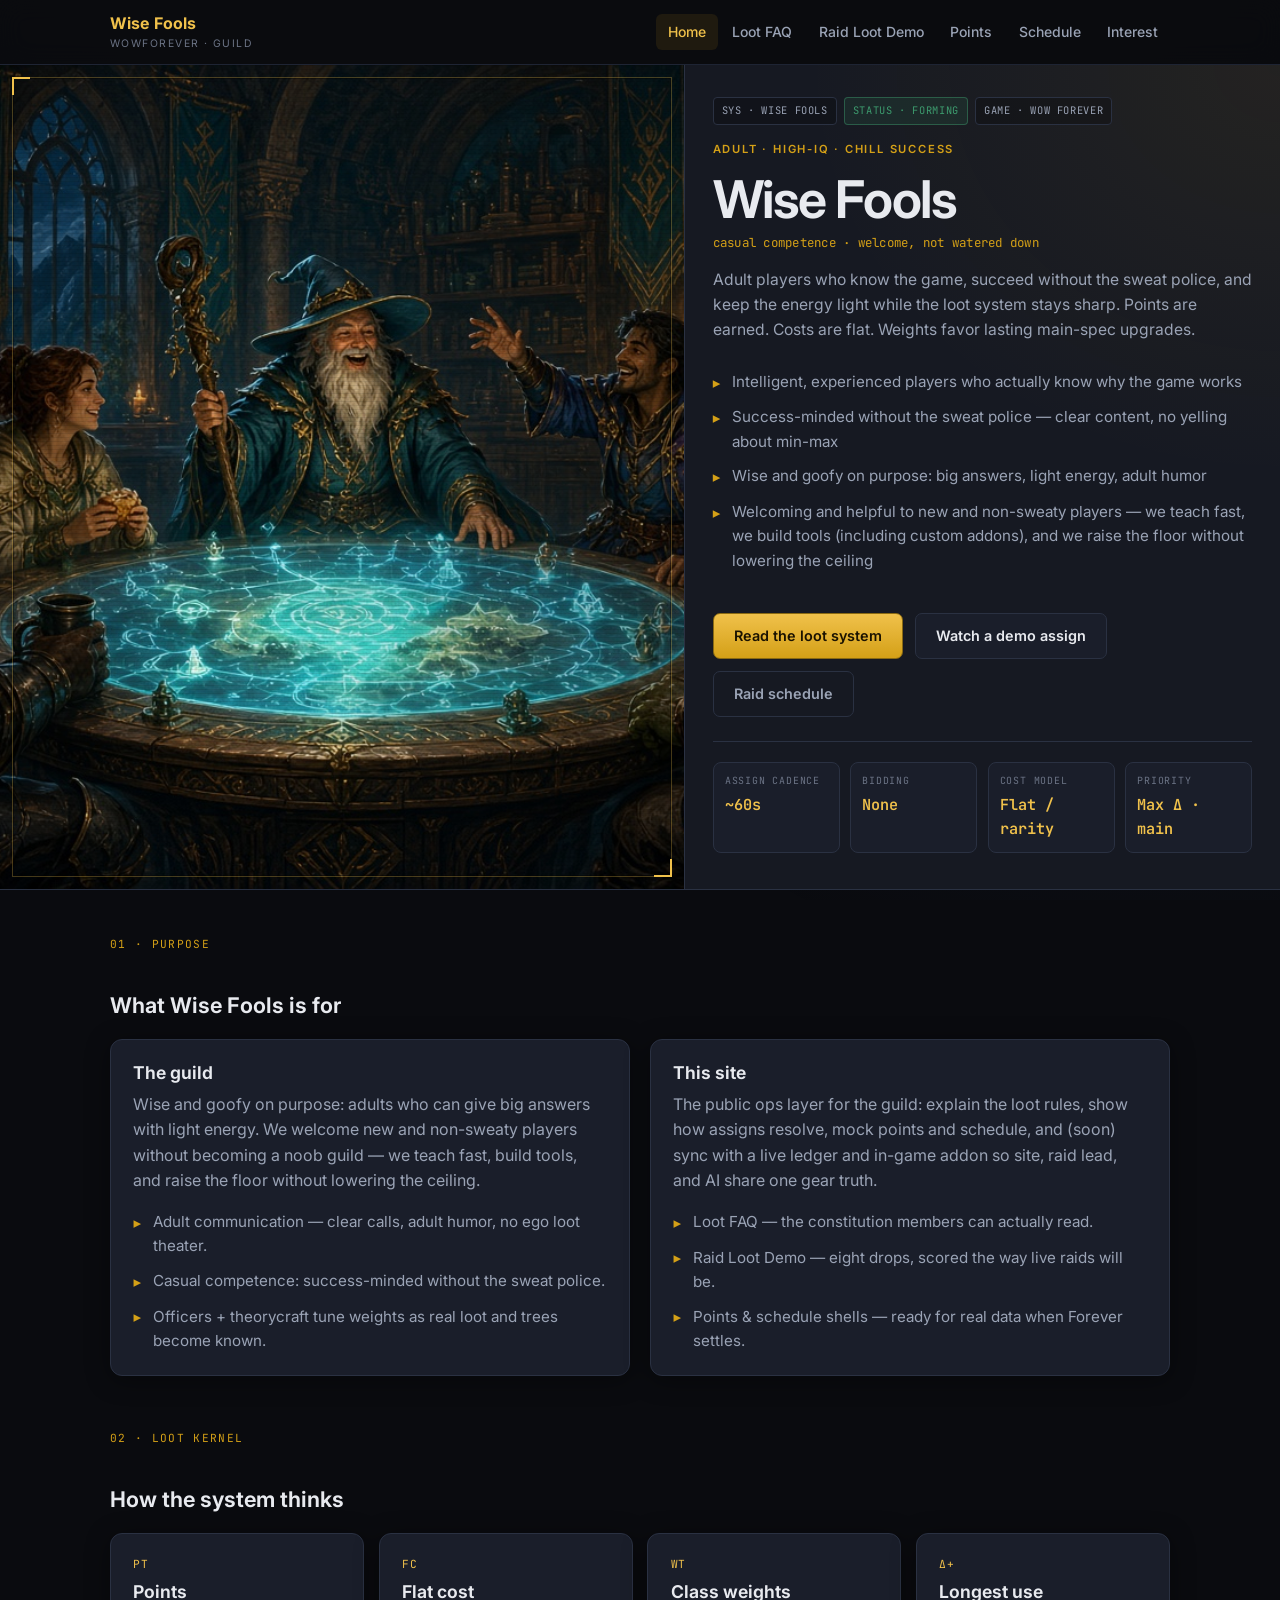
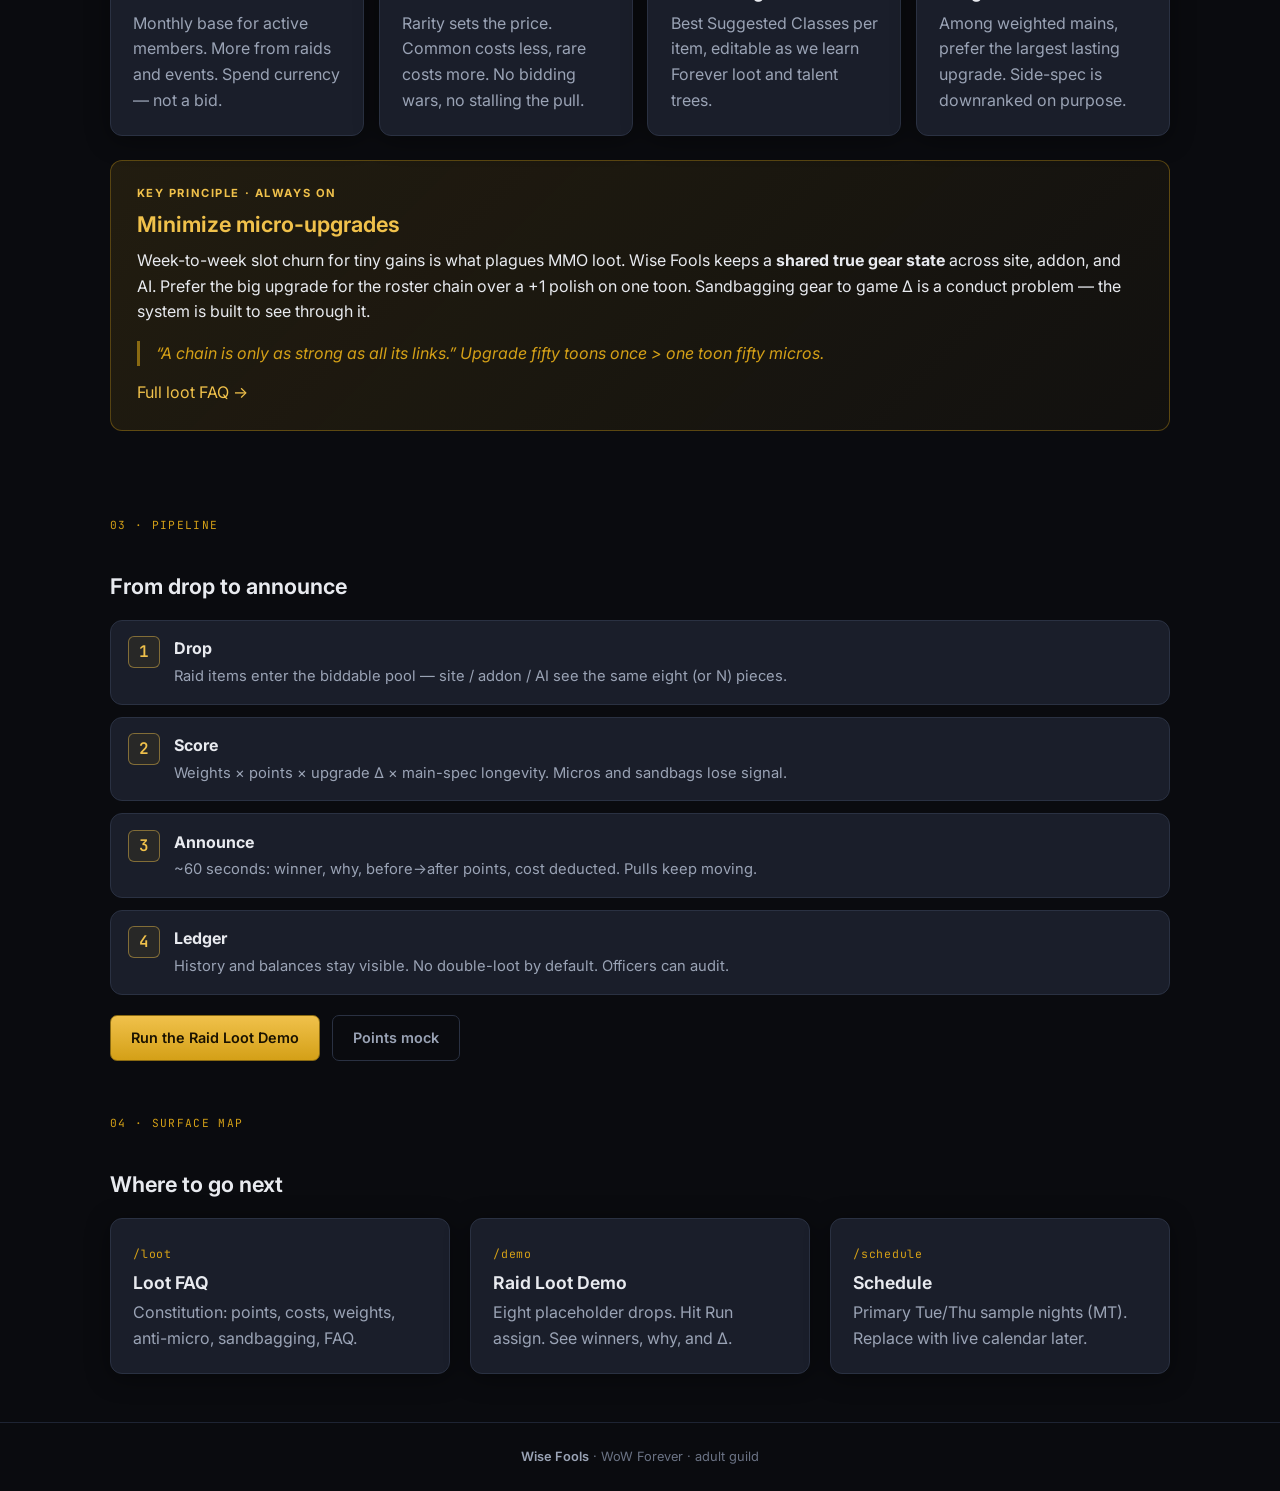
<file: index.html>
<!DOCTYPE html>
<html lang="en">
<head>
  <meta charset="UTF-8" />
  <meta name="viewport" content="width=device-width, initial-scale=1" />
  <title>Wise Fools · WoW Forever</title>
  <meta name="description" content="Wise Fools — adult, high-IQ WoW Forever guild. Casual competence, flat-cost loot, anti-micro upgrades, shared gear truth. Welcome, not watered down." />
  <link rel="preconnect" href="https://fonts.googleapis.com" />
  <link rel="preconnect" href="https://fonts.gstatic.com" crossorigin />
  <link href="https://fonts.googleapis.com/css2?family=Inter:wght@400;500;600;700&family=JetBrains+Mono:wght@400;500;600&display=swap" rel="stylesheet" />
  <link rel="stylesheet" href="css/styles.css" />
</head>
<body class="page-home">
  <header class="site-header">
    <div class="nav-inner">
      <a class="brand" href="index.html">
        <span class="brand-mark">Wise Fools</span>
        <span class="brand-sub">WoWForever · Guild</span>
      </a>
      <button class="nav-toggle" type="button" aria-expanded="false" aria-label="Menu">Menu</button>
      <ul class="nav-links">
        <li><a href="index.html" data-nav="index.html">Home</a></li>
        <li><a href="loot.html" data-nav="loot.html">Loot FAQ</a></li>
        <li><a href="demo.html" data-nav="demo.html">Raid Loot Demo</a></li>
        <li><a href="points.html" data-nav="points.html">Points</a></li>
        <li><a href="schedule.html" data-nav="schedule.html">Schedule</a></li>
        <li><a href="interest.html" data-nav="interest.html">Interest</a></li>
      </ul>
    </div>
  </header>

  <main class="main home-main">
    <!-- Cinematic band with real img (not CSS-only background) -->
    <section class="hud-hero">
      <div class="hud-hero-media">
        <img
          class="hud-hero-img"
          src="assets/splash.png"
          width="1600"
          height="900"
          alt="Wise Fools council — wizard and veterans around a glowing strategy table"
          decoding="async"
          fetchpriority="high"
        />
        <div class="hud-hero-scan" aria-hidden="true"></div>
        <div class="hud-hero-frame" aria-hidden="true"></div>
      </div>
      <div class="hud-hero-panel">
        <div class="hud-meta">
          <span class="hud-chip">SYS · WISE FOOLS</span>
          <span class="hud-chip hud-chip-live">STATUS · FORMING</span>
          <span class="hud-chip">GAME · WOW FOREVER</span>
        </div>
        <p class="eyebrow">Adult · High-IQ · Chill success</p>
        <h1>Wise Fools</h1>
        <p class="hud-sub">casual competence · welcome, not watered down</p>
        <p class="lead">
          Adult players who know the game, succeed without the sweat police, and keep the energy light
          while the loot system stays sharp. Points are earned. Costs are flat. Weights favor lasting main-spec upgrades.
        </p>
        <ul class="feature-list" style="margin:0.75rem 0 1rem">
          <li>Intelligent, experienced players who actually know why the game works</li>
          <li>Success-minded without the sweat police — clear content, no yelling about min-max</li>
          <li>Wise and goofy on purpose: big answers, light energy, adult humor</li>
          <li>Welcoming and helpful to new and non-sweaty players — we teach fast, we build tools (including custom addons), and we raise the floor without lowering the ceiling</li>
        </ul>
        <div class="hero-actions">
          <a class="btn btn-primary" href="loot.html">Read the loot system</a>
          <a class="btn btn-secondary" href="demo.html">Watch a demo assign</a>
          <a class="btn btn-ghost" href="schedule.html">Raid schedule</a>
        </div>
        <dl class="hud-stats" aria-label="System at a glance">
          <div>
            <dt>Assign cadence</dt>
            <dd>~60s</dd>
          </div>
          <div>
            <dt>Bidding</dt>
            <dd>None</dd>
          </div>
          <div>
            <dt>Cost model</dt>
            <dd>Flat / rarity</dd>
          </div>
          <div>
            <dt>Priority</dt>
            <dd>Max Δ · main</dd>
          </div>
        </dl>
      </div>
    </section>

    <section class="hud-section">
      <div class="hud-section-head">
        <span class="hud-label">01 · PURPOSE</span>
        <h2>What Wise Fools is for</h2>
      </div>
      <div class="grid-2">
        <div class="card hud-card">
          <h3>The guild</h3>
          <p>
            Wise and goofy on purpose: adults who can give big answers with light energy.
            We welcome new and non-sweaty players without becoming a noob guild — we teach fast,
            build tools, and raise the floor without lowering the ceiling.
          </p>
          <ul class="feature-list">
            <li>Adult communication — clear calls, adult humor, no ego loot theater.</li>
            <li>Casual competence: success-minded without the sweat police.</li>
            <li>Officers + theorycraft tune weights as real loot and trees become known.</li>
          </ul>
        </div>
        <div class="card hud-card">
          <h3>This site</h3>
          <p>
            The public ops layer for the guild: explain the loot rules, show how assigns resolve,
            mock points and schedule, and (soon) sync with a live ledger and in-game addon
            so site, raid lead, and AI share one gear truth.
          </p>
          <ul class="feature-list">
            <li>Loot FAQ — the constitution members can actually read.</li>
            <li>Raid Loot Demo — eight drops, scored the way live raids will be.</li>
            <li>Points &amp; schedule shells — ready for real data when Forever settles.</li>
          </ul>
        </div>
      </div>
    </section>

    <section class="hud-section">
      <div class="hud-section-head">
        <span class="hud-label">02 · LOOT KERNEL</span>
        <h2>How the system thinks</h2>
      </div>
      <div class="hud-grid-4">
        <article class="card hud-tile">
          <div class="hud-tile-code">PT</div>
          <h3>Points</h3>
          <p>Monthly base for active members. More from raids and events. Spend currency — not a bid.</p>
        </article>
        <article class="card hud-tile">
          <div class="hud-tile-code">FC</div>
          <h3>Flat cost</h3>
          <p>Rarity sets the price. Common costs less, rare costs more. No bidding wars, no stalling the pull.</p>
        </article>
        <article class="card hud-tile">
          <div class="hud-tile-code">WT</div>
          <h3>Class weights</h3>
          <p>Best Suggested Classes per item, editable as we learn Forever loot and talent trees.</p>
        </article>
        <article class="card hud-tile">
          <div class="hud-tile-code">Δ+</div>
          <h3>Longest use</h3>
          <p>Among weighted mains, prefer the largest lasting upgrade. Side-spec is downranked on purpose.</p>
        </article>
      </div>

      <div class="principle-callout hud-principle" id="micro" style="margin-top:1.5rem">
        <div class="label">Key principle · always on</div>
        <h2>Minimize micro-upgrades</h2>
        <p>
          Week-to-week slot churn for tiny gains is what plagues MMO loot. Wise Fools keeps a
          <strong style="color:var(--text)">shared true gear state</strong> across site, addon, and AI.
          Prefer the big upgrade for the roster chain over a +1 polish on one toon.
          Sandbagging gear to game Δ is a conduct problem — the system is built to see through it.
        </p>
        <p class="chain">“A chain is only as strong as all its links.” Upgrade fifty toons once &gt; one toon fifty micros.</p>
        <a href="loot.html#micro">Full loot FAQ →</a>
      </div>
    </section>

    <section class="hud-section">
      <div class="hud-section-head">
        <span class="hud-label">03 · PIPELINE</span>
        <h2>From drop to announce</h2>
      </div>
      <ol class="hud-pipeline">
        <li>
          <span class="hud-step">1</span>
          <div>
            <strong>Drop</strong>
            <p>Raid items enter the biddable pool — site / addon / AI see the same eight (or N) pieces.</p>
          </div>
        </li>
        <li>
          <span class="hud-step">2</span>
          <div>
            <strong>Score</strong>
            <p>Weights × points × upgrade Δ × main-spec longevity. Micros and sandbags lose signal.</p>
          </div>
        </li>
        <li>
          <span class="hud-step">3</span>
          <div>
            <strong>Announce</strong>
            <p>~60 seconds: winner, why, before→after points, cost deducted. Pulls keep moving.</p>
          </div>
        </li>
        <li>
          <span class="hud-step">4</span>
          <div>
            <strong>Ledger</strong>
            <p>History and balances stay visible. No double-loot by default. Officers can audit.</p>
          </div>
        </li>
      </ol>
      <div class="hero-actions" style="margin-top:1.25rem">
        <a class="btn btn-primary" href="demo.html">Run the Raid Loot Demo</a>
        <a class="btn btn-ghost" href="points.html">Points mock</a>
      </div>
    </section>

    <section class="hud-section hud-section-last">
      <div class="hud-section-head">
        <span class="hud-label">04 · SURFACE MAP</span>
        <h2>Where to go next</h2>
      </div>
      <div class="grid-3">
        <a class="card hud-linkcard" href="loot.html">
          <span class="hud-linkcode">/loot</span>
          <h3>Loot FAQ</h3>
          <p>Constitution: points, costs, weights, anti-micro, sandbagging, FAQ.</p>
        </a>
        <a class="card hud-linkcard" href="demo.html">
          <span class="hud-linkcode">/demo</span>
          <h3>Raid Loot Demo</h3>
          <p>Eight placeholder drops. Hit Run assign. See winners, why, and Δ.</p>
        </a>
        <a class="card hud-linkcard" href="schedule.html">
          <span class="hud-linkcode">/schedule</span>
          <h3>Schedule</h3>
          <p>Primary Tue/Thu sample nights (MT). Replace with live calendar later.</p>
        </a>
      </div>
    </section>
  </main>

  <footer class="site-footer">
    <strong>Wise Fools</strong> · WoW Forever · adult guild
  </footer>
  <script src="js/nav.js"></script>
</body>
</html>
</file>
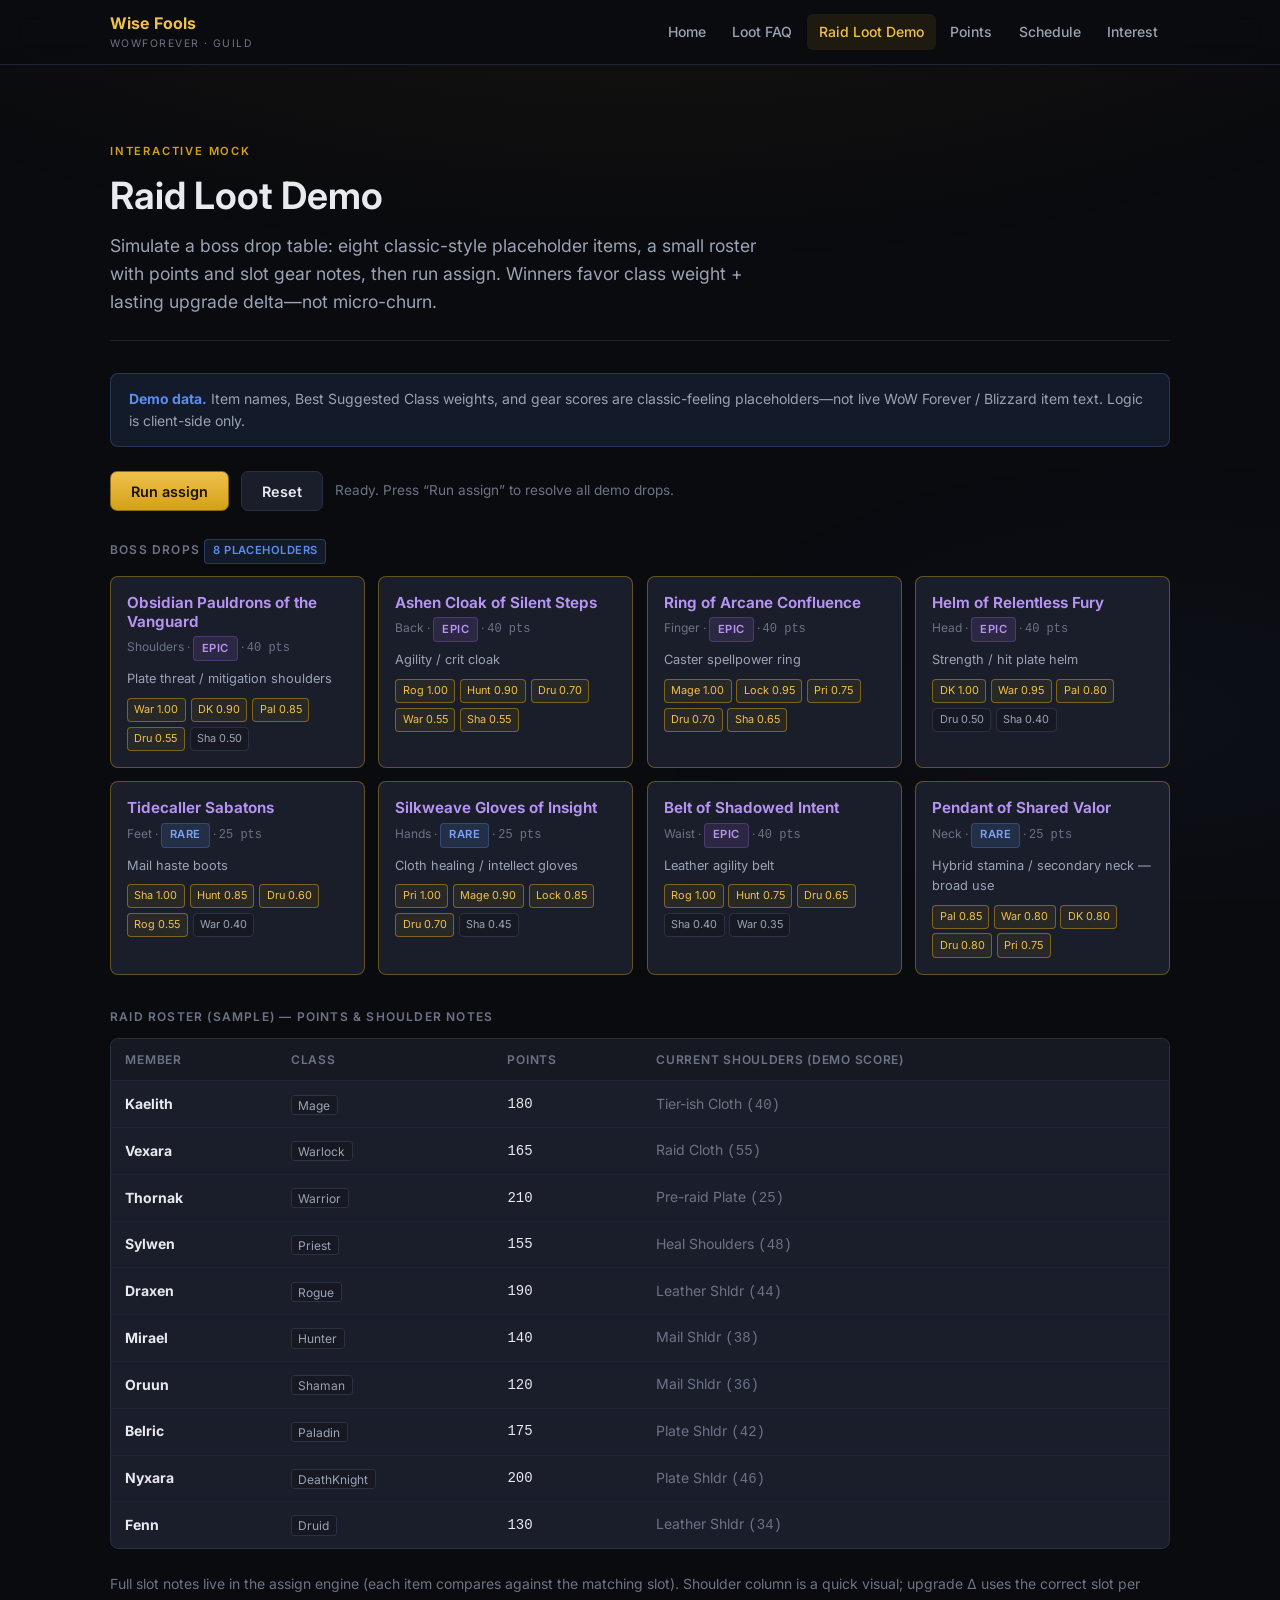
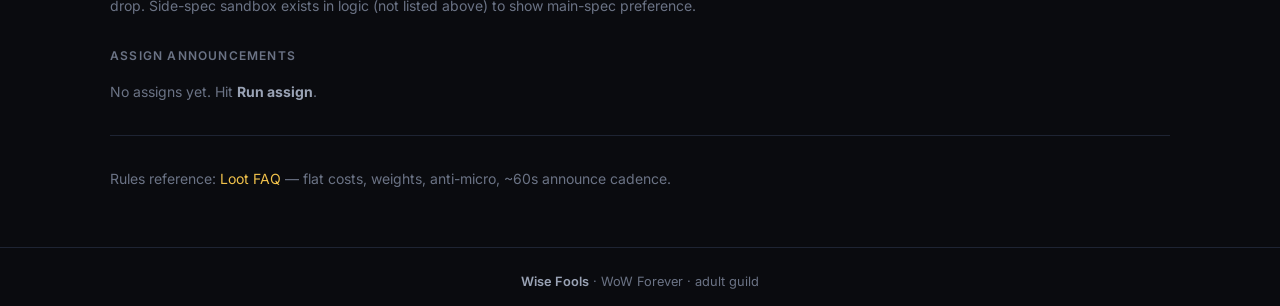
<file: demo.html>
<!DOCTYPE html>
<html lang="en">
<head>
  <meta charset="UTF-8" />
  <meta name="viewport" content="width=device-width, initial-scale=1" />
  <title>Raid Loot Demo · Wise Fools</title>
  <meta name="description" content="Interactive raid loot assign demo for Wise Fools guild — placeholder classic-style drops." />
  <link rel="preconnect" href="https://fonts.googleapis.com" />
  <link rel="preconnect" href="https://fonts.gstatic.com" crossorigin />
  <link href="https://fonts.googleapis.com/css2?family=Inter:wght@400;500;600;700&display=swap" rel="stylesheet" />
  <link rel="stylesheet" href="css/styles.css" />
</head>
<body>
  <header class="site-header">
    <div class="nav-inner">
      <a class="brand" href="index.html">
        <span class="brand-mark">Wise Fools</span>
        <span class="brand-sub">WoWForever · Guild</span>
      </a>
      <button class="nav-toggle" type="button" aria-expanded="false" aria-label="Menu">Menu</button>
      <ul class="nav-links">
        <li><a href="index.html" data-nav="index.html">Home</a></li>
        <li><a href="loot.html" data-nav="loot.html">Loot FAQ</a></li>
        <li><a href="demo.html" data-nav="demo.html">Raid Loot Demo</a></li>
        <li><a href="points.html" data-nav="points.html">Points</a></li>
        <li><a href="schedule.html" data-nav="schedule.html">Schedule</a></li>
        <li><a href="interest.html" data-nav="interest.html">Interest</a></li>
      </ul>
    </div>
  </header>

  <main class="main">
    <section class="hero">
      <span class="eyebrow">Interactive mock</span>
      <h1>Raid Loot Demo</h1>
      <p class="lead">
        Simulate a boss drop table: eight classic-style placeholder items, a small roster with
        points and slot gear notes, then run assign. Winners favor class weight + lasting upgrade
        delta—not micro-churn.
      </p>
    </section>

    <div class="demo-banner">
      <strong>Demo data.</strong> Item names, Best Suggested Class weights, and gear scores are
      classic-feeling placeholders—not live WoW Forever / Blizzard item text. Logic is client-side only.
    </div>

    <div class="demo-controls">
      <button type="button" class="btn btn-primary" id="btn-run">Run assign</button>
      <button type="button" class="btn btn-secondary" id="btn-reset">Reset</button>
      <span class="demo-status" id="demo-status">Loading…</span>
    </div>

    <p class="section-label">Boss drops <span class="badge badge-demo">8 placeholders</span></p>
    <div class="loot-grid" id="loot-grid"></div>

    <p class="section-label">Raid roster (sample) — points &amp; shoulder notes</p>
    <div class="table-wrap mb-2">
      <table>
        <thead>
          <tr>
            <th>Member</th>
            <th>Class</th>
            <th>Points</th>
            <th>Current shoulders (demo score)</th>
          </tr>
        </thead>
        <tbody id="roster-body"></tbody>
      </table>
    </div>
    <p class="text-sm muted" style="margin-bottom:1.5rem">
      Full slot notes live in the assign engine (each item compares against the matching slot).
      Shoulder column is a quick visual; upgrade Δ uses the correct slot per drop. Side-spec
      sandbox exists in logic (not listed above) to show main-spec preference.
    </p>

    <p class="section-label">Assign announcements</p>
    <div class="announcements" id="announcements">
      <p class="text-sm muted" id="announce-empty">No assigns yet. Hit <strong style="color:var(--text-muted)">Run assign</strong>.</p>
    </div>

    <hr class="divider" />
    <p class="text-sm muted">
      Rules reference: <a href="loot.html">Loot FAQ</a> — flat costs, weights, anti-micro, ~60s announce cadence.
    </p>
  </main>

  <footer class="site-footer">
    <strong>Wise Fools</strong> · WoW Forever · adult guild
  </footer>
  <script src="js/nav.js"></script>
  <script src="js/demo.js"></script>
</body>
</html>
</file>
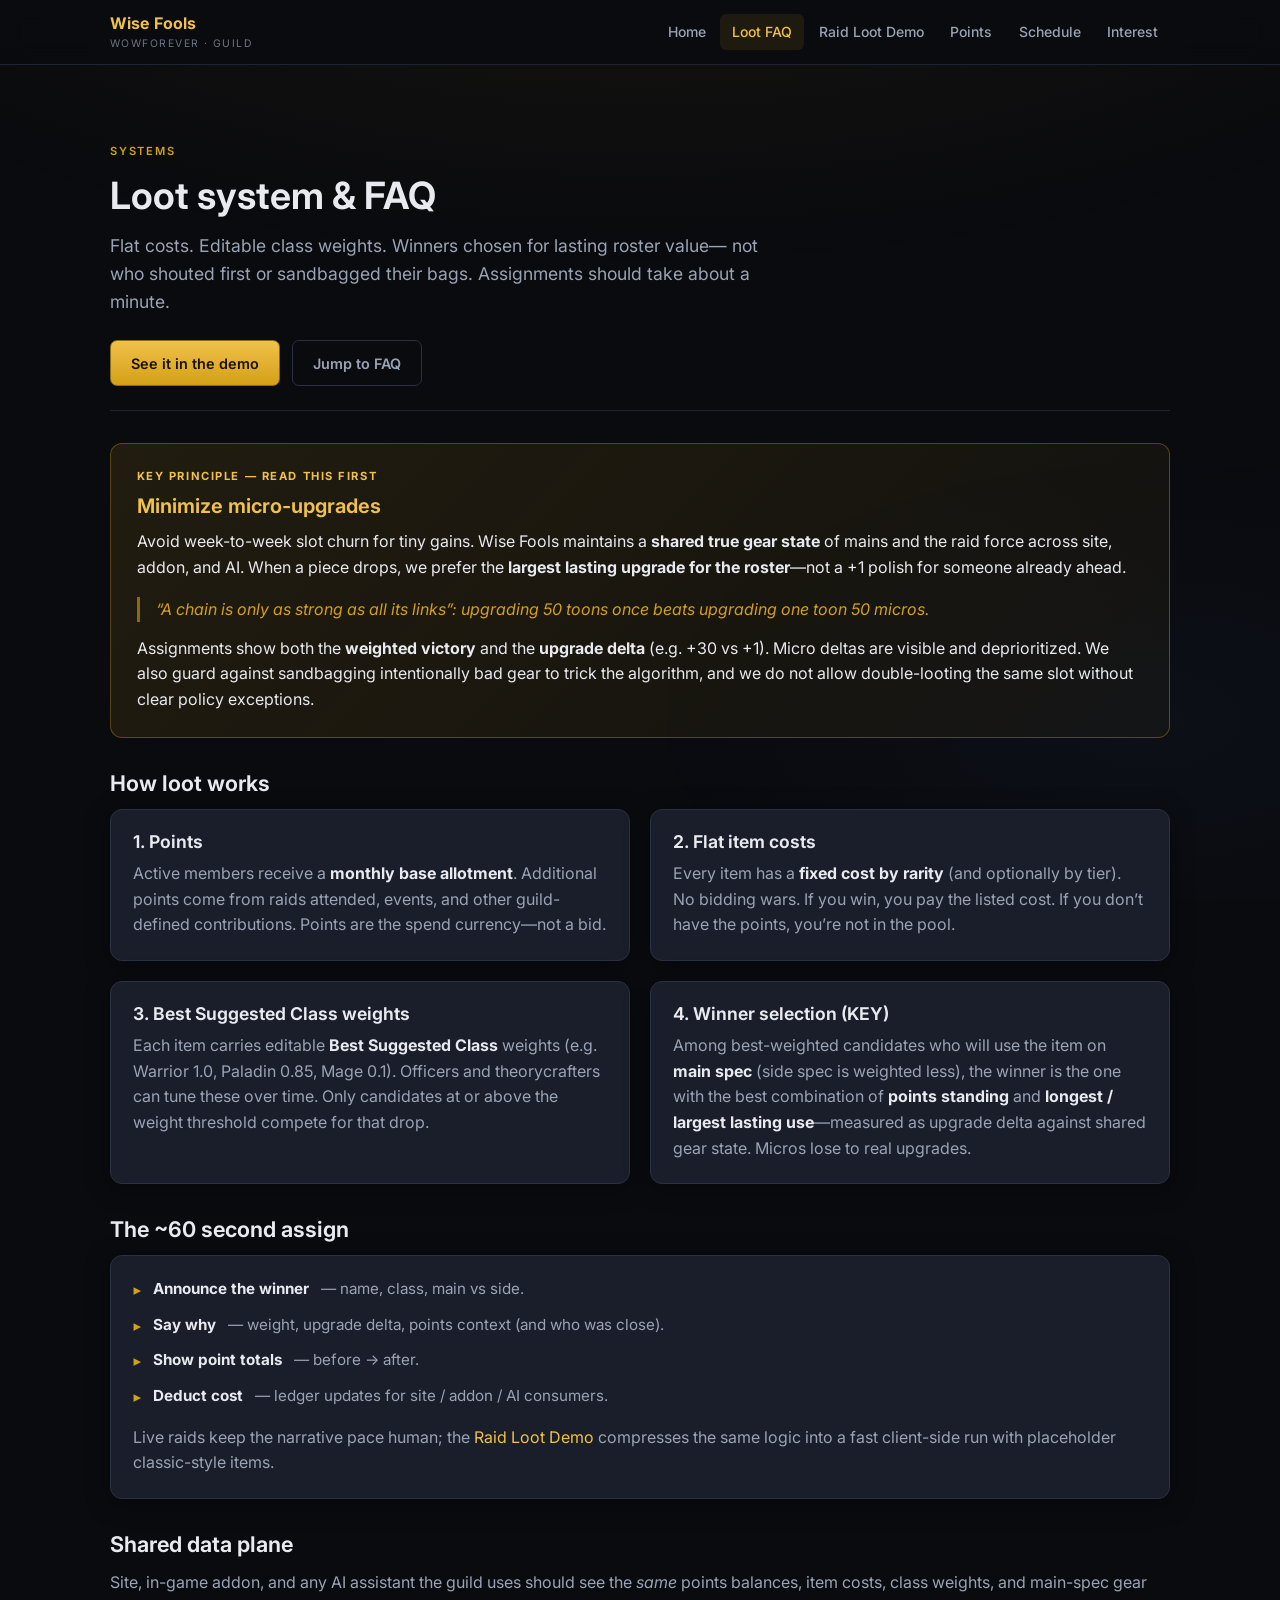
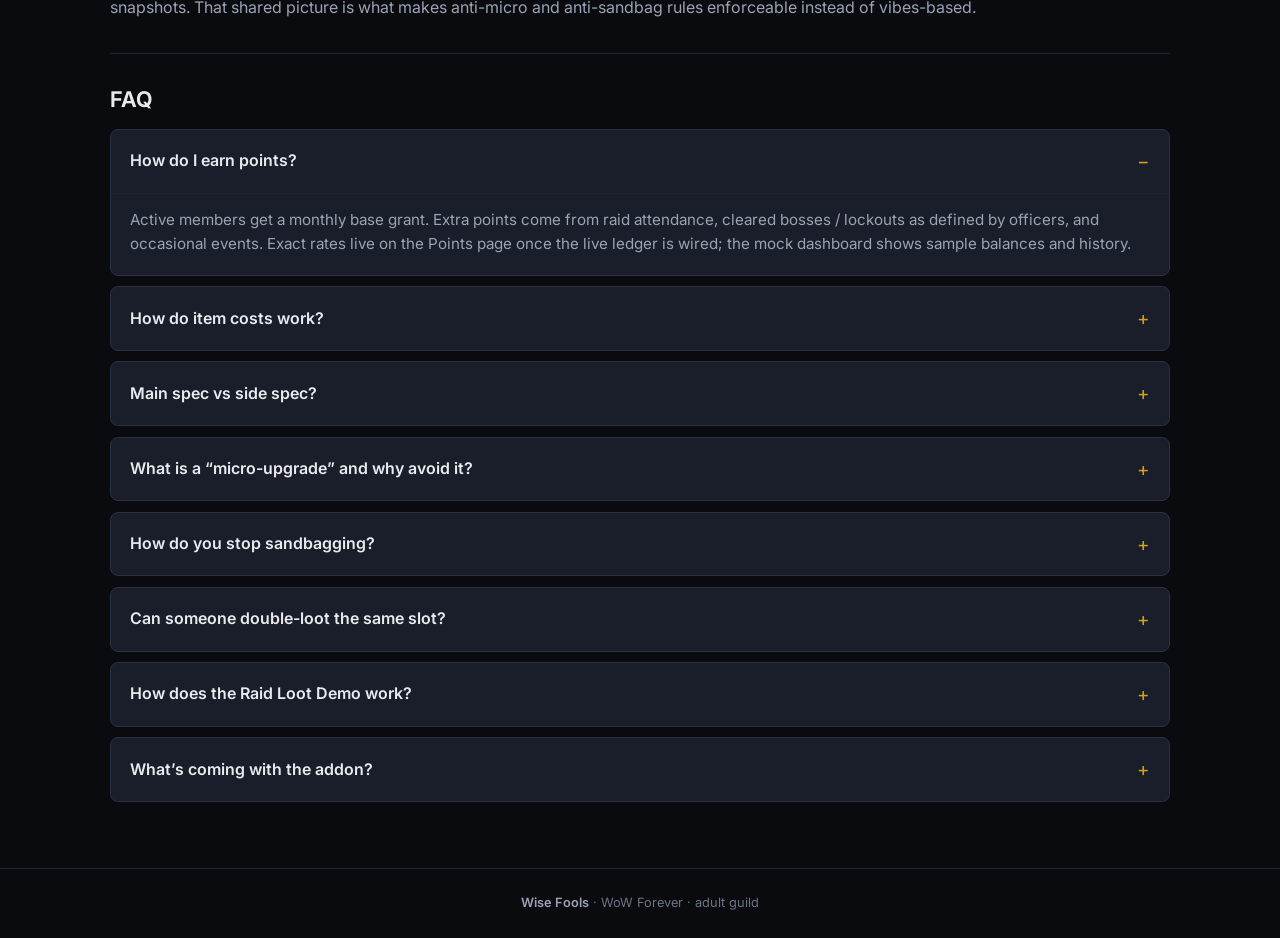
<file: loot.html>
<!DOCTYPE html>
<html lang="en">
<head>
  <meta charset="UTF-8" />
  <meta name="viewport" content="width=device-width, initial-scale=1" />
  <title>Loot System &amp; FAQ · Wise Fools</title>
  <meta name="description" content="Wise Fools loot system: points, flat costs, class weights, anti-micro-upgrade rules, FAQ." />
  <link rel="preconnect" href="https://fonts.googleapis.com" />
  <link rel="preconnect" href="https://fonts.gstatic.com" crossorigin />
  <link href="https://fonts.googleapis.com/css2?family=Inter:wght@400;500;600;700&display=swap" rel="stylesheet" />
  <link rel="stylesheet" href="css/styles.css" />
</head>
<body>
  <header class="site-header">
    <div class="nav-inner">
      <a class="brand" href="index.html">
        <span class="brand-mark">Wise Fools</span>
        <span class="brand-sub">WoWForever · Guild</span>
      </a>
      <button class="nav-toggle" type="button" aria-expanded="false" aria-label="Menu">Menu</button>
      <ul class="nav-links">
        <li><a href="index.html" data-nav="index.html">Home</a></li>
        <li><a href="loot.html" data-nav="loot.html">Loot FAQ</a></li>
        <li><a href="demo.html" data-nav="demo.html">Raid Loot Demo</a></li>
        <li><a href="points.html" data-nav="points.html">Points</a></li>
        <li><a href="schedule.html" data-nav="schedule.html">Schedule</a></li>
        <li><a href="interest.html" data-nav="interest.html">Interest</a></li>
      </ul>
    </div>
  </header>

  <main class="main">
    <section class="hero">
      <span class="eyebrow">Systems</span>
      <h1>Loot system &amp; FAQ</h1>
      <p class="lead">
        Flat costs. Editable class weights. Winners chosen for lasting roster value—
        not who shouted first or sandbagged their bags. Assignments should take about a minute.
      </p>
      <div class="hero-actions">
        <a class="btn btn-primary" href="demo.html">See it in the demo</a>
        <a class="btn btn-ghost" href="#faq">Jump to FAQ</a>
      </div>
    </section>

    <div class="principle-callout" id="micro">
      <div class="label">Key principle — read this first</div>
      <h2>Minimize micro-upgrades</h2>
      <p>
        Avoid week-to-week slot churn for tiny gains. Wise Fools maintains a <strong style="color:var(--text)">shared true gear state</strong>
        of mains and the raid force across site, addon, and AI. When a piece drops, we prefer the
        <strong style="color:var(--text)">largest lasting upgrade for the roster</strong>—not a +1 polish for someone already ahead.
      </p>
      <p class="chain">“A chain is only as strong as all its links”: upgrading 50 toons once beats upgrading one toon 50 micros.</p>
      <p>
        Assignments show both the <strong style="color:var(--text)">weighted victory</strong> and the <strong style="color:var(--text)">upgrade delta</strong>
        (e.g. +30 vs +1). Micro deltas are visible and deprioritized. We also guard against
        sandbagging intentionally bad gear to trick the algorithm, and we do not allow double-looting
        the same slot without clear policy exceptions.
      </p>
    </div>

    <h2>How loot works</h2>
    <div class="grid-2">
      <article class="card">
        <h3>1. Points</h3>
        <p>
          Active members receive a <strong style="color:var(--text)">monthly base allotment</strong>.
          Additional points come from raids attended, events, and other guild-defined contributions.
          Points are the spend currency—not a bid.
        </p>
      </article>
      <article class="card">
        <h3>2. Flat item costs</h3>
        <p>
          Every item has a <strong style="color:var(--text)">fixed cost by rarity</strong> (and optionally by tier).
          No bidding wars. If you win, you pay the listed cost. If you don’t have the points, you’re not in the pool.
        </p>
      </article>
      <article class="card">
        <h3>3. Best Suggested Class weights</h3>
        <p>
          Each item carries editable <strong style="color:var(--text)">Best Suggested Class</strong> weights
          (e.g. Warrior 1.0, Paladin 0.85, Mage 0.1). Officers and theorycrafters can tune these over time.
          Only candidates at or above the weight threshold compete for that drop.
        </p>
      </article>
      <article class="card">
        <h3>4. Winner selection (KEY)</h3>
        <p>
          Among best-weighted candidates who will use the item on <strong style="color:var(--text)">main spec</strong>
          (side spec is weighted less), the winner is the one with the best combination of
          <strong style="color:var(--text)">points standing</strong> and
          <strong style="color:var(--text)">longest / largest lasting use</strong>—measured as upgrade delta
          against shared gear state. Micros lose to real upgrades.
        </p>
      </article>
    </div>

    <h2>The ~60 second assign</h2>
    <div class="card">
      <ol class="feature-list" style="list-style: none;">
        <li><strong style="color:var(--text)">Announce the winner</strong> — name, class, main vs side.</li>
        <li><strong style="color:var(--text)">Say why</strong> — weight, upgrade delta, points context (and who was close).</li>
        <li><strong style="color:var(--text)">Show point totals</strong> — before → after.</li>
        <li><strong style="color:var(--text)">Deduct cost</strong> — ledger updates for site / addon / AI consumers.</li>
      </ol>
      <p style="margin-top:1rem">
        Live raids keep the narrative pace human; the <a href="demo.html">Raid Loot Demo</a> compresses
        the same logic into a fast client-side run with placeholder classic-style items.
      </p>
    </div>

    <h2>Shared data plane</h2>
    <p>
      Site, in-game addon, and any AI assistant the guild uses should see the <em>same</em> points balances,
      item costs, class weights, and main-spec gear snapshots. That shared picture is what makes
      anti-micro and anti-sandbag rules enforceable instead of vibes-based.
    </p>

    <hr class="divider" />

    <section id="faq">
      <h2>FAQ</h2>
      <div class="faq">
        <details class="faq-item" open>
          <summary>How do I earn points?</summary>
          <div class="faq-body">
            Active members get a monthly base grant. Extra points come from raid attendance, cleared
            bosses / lockouts as defined by officers, and occasional events. Exact rates live on the
            Points page once the live ledger is wired; the mock dashboard shows sample balances and history.
          </div>
        </details>
        <details class="faq-item">
          <summary>How do item costs work?</summary>
          <div class="faq-body">
            Costs are flat by rarity (demo: epic 40, rare 25). No bidding. You must have enough points
            at assign time. Costs are tunable by officers; they are not player-negotiated in raid.
          </div>
        </details>
        <details class="faq-item">
          <summary>Main spec vs side spec?</summary>
          <div class="faq-body">
            Main-spec use is preferred. Side-spec candidates can still appear in the pool when weight
            allows, but a side-spec factor reduces their score so lasting main-spec upgrades win first.
            The demo includes an off-spec sandbox entry to show this bias.
          </div>
        </details>
        <details class="faq-item">
          <summary>What is a “micro-upgrade” and why avoid it?</summary>
          <div class="faq-body">
            A micro-upgrade is a tiny slot improvement (think +1-style churn) when another raider would
            gain a large lasting jump on the same piece. Micros waste raid time, inflate inequality,
            and ignore roster strength. We show Δ prominently and deprioritize small deltas so the
            algorithm—and the raid lead’s announcement—favor the bigger link in the chain.
          </div>
        </details>
        <details class="faq-item">
          <summary>How do you stop sandbagging?</summary>
          <div class="faq-body">
            Shared true gear state means “I left greens equipped on purpose” doesn’t invent a fake +50 delta.
            Officers can flag anomalies; the system compares against known previous loot and expected
            progression. Intentional sandbagging to game weights or deltas is a guild-conduct issue,
            not a clever exploit.
          </div>
        </details>
        <details class="faq-item">
          <summary>Can someone double-loot the same slot?</summary>
          <div class="faq-body">
            Default policy: no. Once a slot is filled by a recent assign, further drops for that slot
            prefer other candidates unless an officer exception applies (e.g. broken item, role change).
            The demo focuses on first-pass assigns; double-loot guards land with the live ledger.
          </div>
        </details>
        <details class="faq-item">
          <summary>How does the Raid Loot Demo work?</summary>
          <div class="faq-body">
            Pure client-side JavaScript. Eight classic-style <em>placeholder</em> items (clearly labeled demo)
            drop from a fictional boss. A small roster with points, classes, and slot notes competes.
            “Run assign” resolves winners using points + class weight + upgrade delta (anti-micro),
            then shows announcement cards with before/after points and cost deducted. No backend.
          </div>
        </details>
        <details class="faq-item">
          <summary>What’s coming with the addon?</summary>
          <div class="faq-body">
            An in-game addon will sync attendance cues, gear snapshots, and assign announcements with
            the same data the site shows—so the raid lead isn’t copy-pasting between Discord and bags.
            Until then, the site shell and demo define the rules of the road.
          </div>
        </details>
      </div>
    </section>
  </main>

  <footer class="site-footer">
    <strong>Wise Fools</strong> · WoW Forever · adult guild
  </footer>
  <script src="js/nav.js"></script>
</body>
</html>
</file>
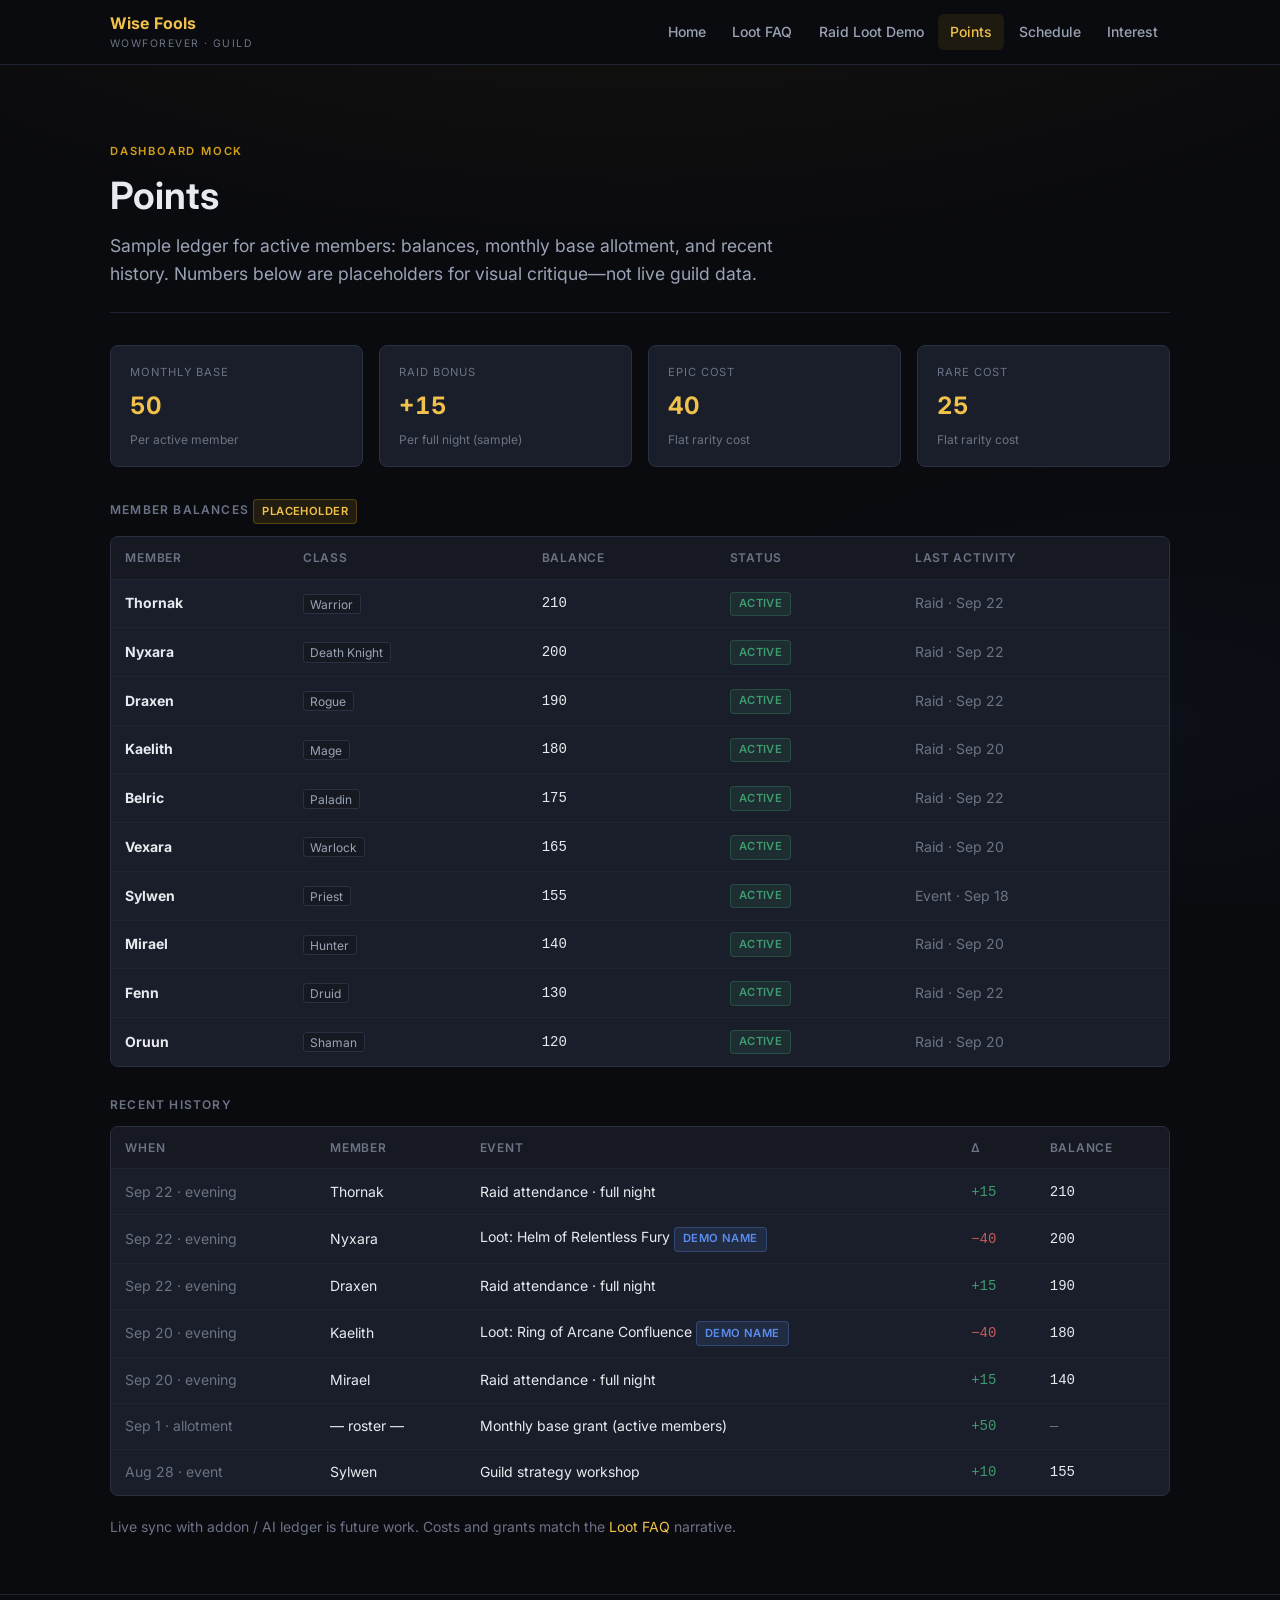
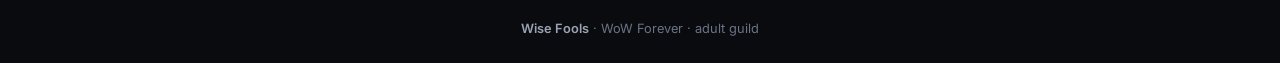
<file: points.html>
<!DOCTYPE html>
<html lang="en">
<head>
  <meta charset="UTF-8" />
  <meta name="viewport" content="width=device-width, initial-scale=1" />
  <title>Points · Wise Fools</title>
  <meta name="description" content="Points dashboard mock for Wise Fools guild — balances, monthly allotment, history." />
  <link rel="preconnect" href="https://fonts.googleapis.com" />
  <link rel="preconnect" href="https://fonts.gstatic.com" crossorigin />
  <link href="https://fonts.googleapis.com/css2?family=Inter:wght@400;500;600;700&display=swap" rel="stylesheet" />
  <link rel="stylesheet" href="css/styles.css" />
</head>
<body>
  <header class="site-header">
    <div class="nav-inner">
      <a class="brand" href="index.html">
        <span class="brand-mark">Wise Fools</span>
        <span class="brand-sub">WoWForever · Guild</span>
      </a>
      <button class="nav-toggle" type="button" aria-expanded="false" aria-label="Menu">Menu</button>
      <ul class="nav-links">
        <li><a href="index.html" data-nav="index.html">Home</a></li>
        <li><a href="loot.html" data-nav="loot.html">Loot FAQ</a></li>
        <li><a href="demo.html" data-nav="demo.html">Raid Loot Demo</a></li>
        <li><a href="points.html" data-nav="points.html">Points</a></li>
        <li><a href="schedule.html" data-nav="schedule.html">Schedule</a></li>
        <li><a href="interest.html" data-nav="interest.html">Interest</a></li>
      </ul>
    </div>
  </header>

  <main class="main">
    <section class="hero">
      <span class="eyebrow">Dashboard mock</span>
      <h1>Points</h1>
      <p class="lead">
        Sample ledger for active members: balances, monthly base allotment, and recent history.
        Numbers below are placeholders for visual critique—not live guild data.
      </p>
    </section>

    <div class="stat-row">
      <div class="stat-card">
        <div class="label">Monthly base</div>
        <div class="value">50</div>
        <div class="hint">Per active member</div>
      </div>
      <div class="stat-card">
        <div class="label">Raid bonus</div>
        <div class="value">+15</div>
        <div class="hint">Per full night (sample)</div>
      </div>
      <div class="stat-card">
        <div class="label">Epic cost</div>
        <div class="value">40</div>
        <div class="hint">Flat rarity cost</div>
      </div>
      <div class="stat-card">
        <div class="label">Rare cost</div>
        <div class="value">25</div>
        <div class="hint">Flat rarity cost</div>
      </div>
    </div>

    <p class="section-label">Member balances <span class="badge badge-gold">Placeholder</span></p>
    <div class="table-wrap mb-2">
      <table>
        <thead>
          <tr>
            <th>Member</th>
            <th>Class</th>
            <th>Balance</th>
            <th>Status</th>
            <th>Last activity</th>
          </tr>
        </thead>
        <tbody>
          <tr>
            <td><strong>Thornak</strong></td>
            <td><span class="class-tag">Warrior</span></td>
            <td class="mono">210</td>
            <td><span class="badge badge-success">Active</span></td>
            <td class="muted text-sm">Raid · Sep 22</td>
          </tr>
          <tr>
            <td><strong>Nyxara</strong></td>
            <td><span class="class-tag">Death Knight</span></td>
            <td class="mono">200</td>
            <td><span class="badge badge-success">Active</span></td>
            <td class="muted text-sm">Raid · Sep 22</td>
          </tr>
          <tr>
            <td><strong>Draxen</strong></td>
            <td><span class="class-tag">Rogue</span></td>
            <td class="mono">190</td>
            <td><span class="badge badge-success">Active</span></td>
            <td class="muted text-sm">Raid · Sep 22</td>
          </tr>
          <tr>
            <td><strong>Kaelith</strong></td>
            <td><span class="class-tag">Mage</span></td>
            <td class="mono">180</td>
            <td><span class="badge badge-success">Active</span></td>
            <td class="muted text-sm">Raid · Sep 20</td>
          </tr>
          <tr>
            <td><strong>Belric</strong></td>
            <td><span class="class-tag">Paladin</span></td>
            <td class="mono">175</td>
            <td><span class="badge badge-success">Active</span></td>
            <td class="muted text-sm">Raid · Sep 22</td>
          </tr>
          <tr>
            <td><strong>Vexara</strong></td>
            <td><span class="class-tag">Warlock</span></td>
            <td class="mono">165</td>
            <td><span class="badge badge-success">Active</span></td>
            <td class="muted text-sm">Raid · Sep 20</td>
          </tr>
          <tr>
            <td><strong>Sylwen</strong></td>
            <td><span class="class-tag">Priest</span></td>
            <td class="mono">155</td>
            <td><span class="badge badge-success">Active</span></td>
            <td class="muted text-sm">Event · Sep 18</td>
          </tr>
          <tr>
            <td><strong>Mirael</strong></td>
            <td><span class="class-tag">Hunter</span></td>
            <td class="mono">140</td>
            <td><span class="badge badge-success">Active</span></td>
            <td class="muted text-sm">Raid · Sep 20</td>
          </tr>
          <tr>
            <td><strong>Fenn</strong></td>
            <td><span class="class-tag">Druid</span></td>
            <td class="mono">130</td>
            <td><span class="badge badge-success">Active</span></td>
            <td class="muted text-sm">Raid · Sep 22</td>
          </tr>
          <tr>
            <td><strong>Oruun</strong></td>
            <td><span class="class-tag">Shaman</span></td>
            <td class="mono">120</td>
            <td><span class="badge badge-success">Active</span></td>
            <td class="muted text-sm">Raid · Sep 20</td>
          </tr>
        </tbody>
      </table>
    </div>

    <p class="section-label">Recent history</p>
    <div class="table-wrap">
      <table>
        <thead>
          <tr>
            <th>When</th>
            <th>Member</th>
            <th>Event</th>
            <th>Δ</th>
            <th>Balance</th>
          </tr>
        </thead>
        <tbody>
          <tr>
            <td class="muted text-sm">Sep 22 · evening</td>
            <td>Thornak</td>
            <td>Raid attendance · full night</td>
            <td class="mono" style="color:var(--success)">+15</td>
            <td class="mono">210</td>
          </tr>
          <tr>
            <td class="muted text-sm">Sep 22 · evening</td>
            <td>Nyxara</td>
            <td>Loot: Helm of Relentless Fury <span class="badge badge-demo">demo name</span></td>
            <td class="mono" style="color:var(--danger)">−40</td>
            <td class="mono">200</td>
          </tr>
          <tr>
            <td class="muted text-sm">Sep 22 · evening</td>
            <td>Draxen</td>
            <td>Raid attendance · full night</td>
            <td class="mono" style="color:var(--success)">+15</td>
            <td class="mono">190</td>
          </tr>
          <tr>
            <td class="muted text-sm">Sep 20 · evening</td>
            <td>Kaelith</td>
            <td>Loot: Ring of Arcane Confluence <span class="badge badge-demo">demo name</span></td>
            <td class="mono" style="color:var(--danger)">−40</td>
            <td class="mono">180</td>
          </tr>
          <tr>
            <td class="muted text-sm">Sep 20 · evening</td>
            <td>Mirael</td>
            <td>Raid attendance · full night</td>
            <td class="mono" style="color:var(--success)">+15</td>
            <td class="mono">140</td>
          </tr>
          <tr>
            <td class="muted text-sm">Sep 1 · allotment</td>
            <td>— roster —</td>
            <td>Monthly base grant (active members)</td>
            <td class="mono" style="color:var(--success)">+50</td>
            <td class="mono muted">—</td>
          </tr>
          <tr>
            <td class="muted text-sm">Aug 28 · event</td>
            <td>Sylwen</td>
            <td>Guild strategy workshop</td>
            <td class="mono" style="color:var(--success)">+10</td>
            <td class="mono">155</td>
          </tr>
        </tbody>
      </table>
    </div>

    <p class="text-sm muted" style="margin-top:1.25rem">
      Live sync with addon / AI ledger is future work. Costs and grants match the
      <a href="loot.html">Loot FAQ</a> narrative.
    </p>
  </main>

  <footer class="site-footer">
    <strong>Wise Fools</strong> · WoW Forever · adult guild
  </footer>
  <script src="js/nav.js"></script>
</body>
</html>
</file>
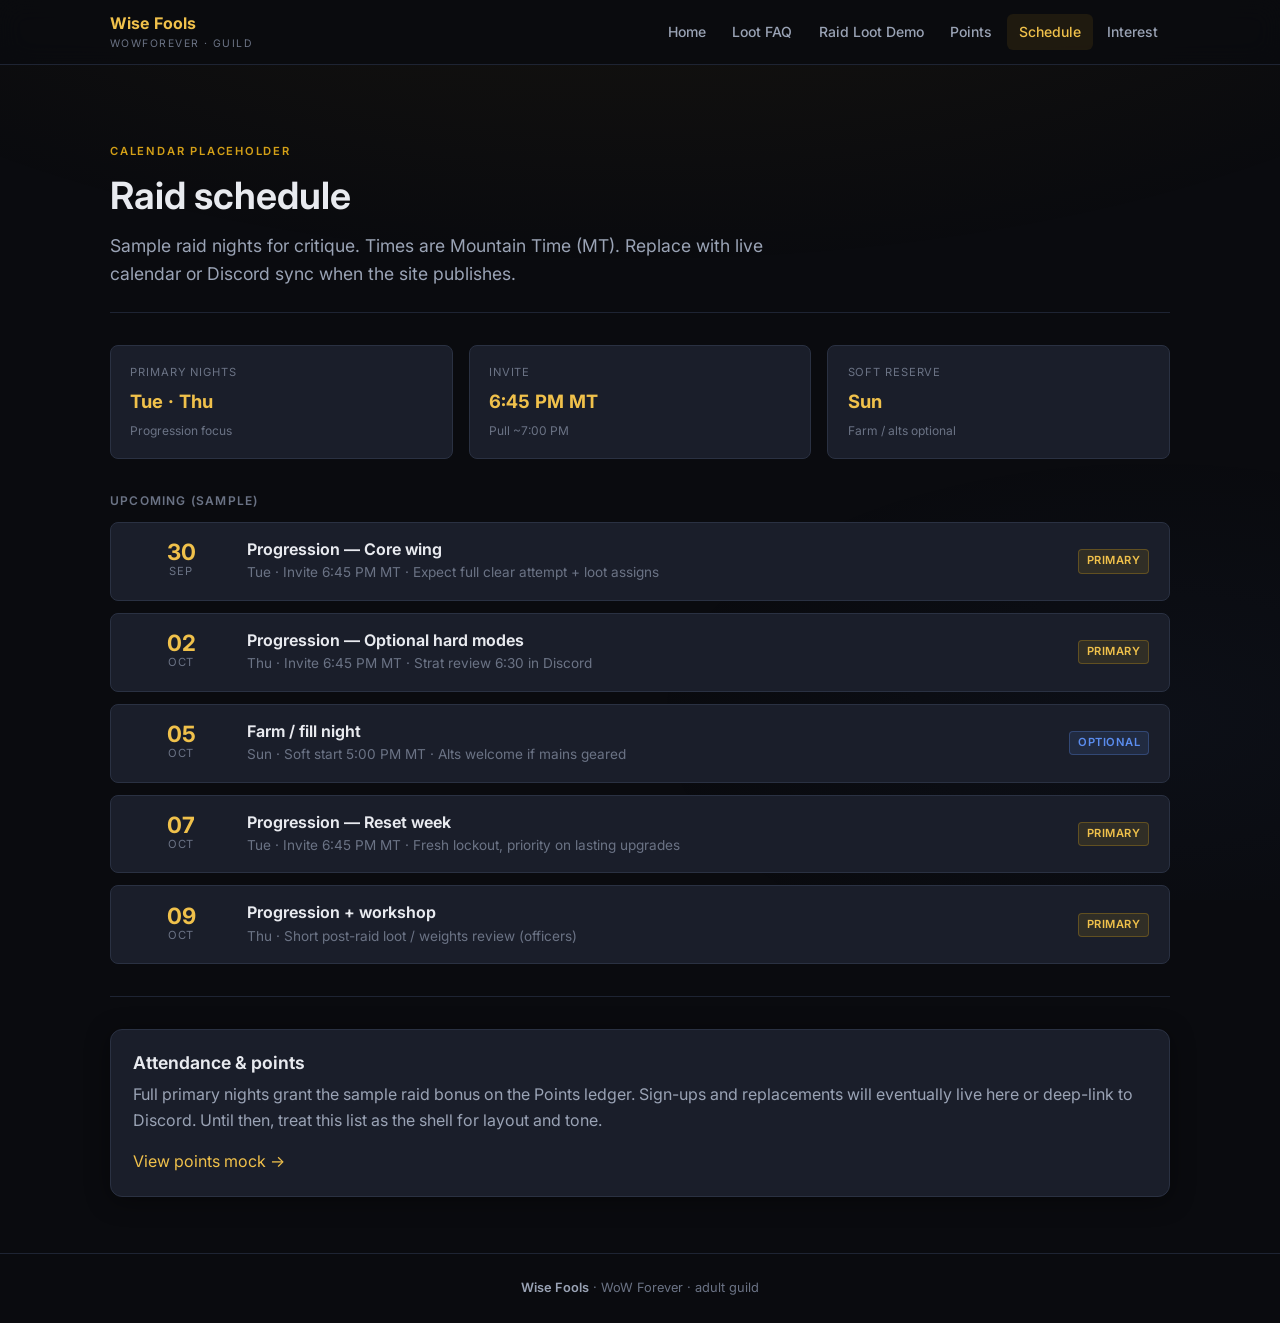
<file: schedule.html>
<!DOCTYPE html>
<html lang="en">
<head>
  <meta charset="UTF-8" />
  <meta name="viewport" content="width=device-width, initial-scale=1" />
  <title>Schedule · Wise Fools</title>
  <meta name="description" content="Raid schedule placeholder for Wise Fools guild on WoW Forever." />
  <link rel="preconnect" href="https://fonts.googleapis.com" />
  <link rel="preconnect" href="https://fonts.gstatic.com" crossorigin />
  <link href="https://fonts.googleapis.com/css2?family=Inter:wght@400;500;600;700&display=swap" rel="stylesheet" />
  <link rel="stylesheet" href="css/styles.css" />
</head>
<body>
  <header class="site-header">
    <div class="nav-inner">
      <a class="brand" href="index.html">
        <span class="brand-mark">Wise Fools</span>
        <span class="brand-sub">WoWForever · Guild</span>
      </a>
      <button class="nav-toggle" type="button" aria-expanded="false" aria-label="Menu">Menu</button>
      <ul class="nav-links">
        <li><a href="index.html" data-nav="index.html">Home</a></li>
        <li><a href="loot.html" data-nav="loot.html">Loot FAQ</a></li>
        <li><a href="demo.html" data-nav="demo.html">Raid Loot Demo</a></li>
        <li><a href="points.html" data-nav="points.html">Points</a></li>
        <li><a href="schedule.html" data-nav="schedule.html">Schedule</a></li>
        <li><a href="interest.html" data-nav="interest.html">Interest</a></li>
      </ul>
    </div>
  </header>

  <main class="main">
    <section class="hero">
      <span class="eyebrow">Calendar placeholder</span>
      <h1>Raid schedule</h1>
      <p class="lead">
        Sample raid nights for critique. Times are Mountain Time (MT). Replace with live
        calendar or Discord sync when the site publishes.
      </p>
    </section>

    <div class="stat-row" style="grid-template-columns: repeat(3, 1fr);">
      <div class="stat-card">
        <div class="label">Primary nights</div>
        <div class="value" style="font-size:1.15rem">Tue · Thu</div>
        <div class="hint">Progression focus</div>
      </div>
      <div class="stat-card">
        <div class="label">Invite</div>
        <div class="value" style="font-size:1.15rem">6:45 PM MT</div>
        <div class="hint">Pull ~7:00 PM</div>
      </div>
      <div class="stat-card">
        <div class="label">Soft reserve</div>
        <div class="value" style="font-size:1.15rem">Sun</div>
        <div class="hint">Farm / alts optional</div>
      </div>
    </div>

    <p class="section-label">Upcoming (sample)</p>
    <div class="schedule-list">
      <article class="schedule-item">
        <div class="schedule-date">
          <div class="day">30</div>
          <div class="month">Sep</div>
        </div>
        <div class="schedule-info">
          <h3>Progression — Core wing</h3>
          <p>Tue · Invite 6:45 PM MT · Expect full clear attempt + loot assigns</p>
        </div>
        <span class="badge badge-gold">Primary</span>
      </article>
      <article class="schedule-item">
        <div class="schedule-date">
          <div class="day">02</div>
          <div class="month">Oct</div>
        </div>
        <div class="schedule-info">
          <h3>Progression — Optional hard modes</h3>
          <p>Thu · Invite 6:45 PM MT · Strat review 6:30 in Discord</p>
        </div>
        <span class="badge badge-gold">Primary</span>
      </article>
      <article class="schedule-item">
        <div class="schedule-date">
          <div class="day">05</div>
          <div class="month">Oct</div>
        </div>
        <div class="schedule-info">
          <h3>Farm / fill night</h3>
          <p>Sun · Soft start 5:00 PM MT · Alts welcome if mains geared</p>
        </div>
        <span class="badge badge-demo">Optional</span>
      </article>
      <article class="schedule-item">
        <div class="schedule-date">
          <div class="day">07</div>
          <div class="month">Oct</div>
        </div>
        <div class="schedule-info">
          <h3>Progression — Reset week</h3>
          <p>Tue · Invite 6:45 PM MT · Fresh lockout, priority on lasting upgrades</p>
        </div>
        <span class="badge badge-gold">Primary</span>
      </article>
      <article class="schedule-item">
        <div class="schedule-date">
          <div class="day">09</div>
          <div class="month">Oct</div>
        </div>
        <div class="schedule-info">
          <h3>Progression + workshop</h3>
          <p>Thu · Short post-raid loot / weights review (officers)</p>
        </div>
        <span class="badge badge-gold">Primary</span>
      </article>
    </div>

    <hr class="divider" />
    <div class="card">
      <h3 class="mt-0">Attendance &amp; points</h3>
      <p>
        Full primary nights grant the sample raid bonus on the Points ledger. Sign-ups and
        replacements will eventually live here or deep-link to Discord. Until then, treat this
        list as the shell for layout and tone.
      </p>
      <a href="points.html">View points mock →</a>
    </div>
  </main>

  <footer class="site-footer">
    <strong>Wise Fools</strong> · WoW Forever · adult guild
  </footer>
  <script src="js/nav.js"></script>
</body>
</html>
</file>
<file: css/styles.css>
/* Wise Fools · WoW Forever — shared theme */
:root {
  --bg-deep: #0a0b0f;
  --bg: #0f1117;
  --bg-elevated: #161922;
  --bg-card: #1a1e2a;
  --bg-hover: #222736;
  --border: #2a3142;
  --border-subtle: #1e2433;
  --text: #e8eaef;
  --text-muted: #9aa3b5;
  --text-dim: #6b7385;
  --gold: #d4a017;
  --gold-bright: #f0c14b;
  --gold-dim: #8a6a12;
  --amber: #c9892a;
  --accent: #c9a227;
  --success: #3d9b6e;
  --success-bg: rgba(61, 155, 110, 0.12);
  --warning: #d4a017;
  --warning-bg: rgba(212, 160, 23, 0.12);
  --danger: #c45c5c;
  --info: #5b8def;
  --info-bg: rgba(91, 141, 239, 0.12);
  --radius: 8px;
  --radius-lg: 12px;
  --shadow: 0 4px 24px rgba(0, 0, 0, 0.4);
  --font: "Inter", "Segoe UI", system-ui, -apple-system, sans-serif;
  --font-display: "Inter", "Segoe UI", system-ui, sans-serif;
  --font-mono: "JetBrains Mono", ui-monospace, SFMono-Regular, Menlo, Consolas, monospace;
  --max: 1100px;
  --nav-h: 64px;
}

*, *::before, *::after { box-sizing: border-box; margin: 0; padding: 0; }

html { scroll-behavior: smooth; }

body {
  font-family: var(--font);
  background: var(--bg-deep);
  color: var(--text);
  line-height: 1.6;
  min-height: 100vh;
  display: flex;
  flex-direction: column;
  -webkit-font-smoothing: antialiased;
}

/* Subtle ambient glow */
body::before {
  content: "";
  position: fixed;
  inset: 0;
  background:
    radial-gradient(ellipse 80% 50% at 50% -20%, rgba(212, 160, 23, 0.08), transparent),
    radial-gradient(ellipse 40% 30% at 90% 80%, rgba(91, 141, 239, 0.04), transparent);
  pointer-events: none;
  z-index: 0;
}

a { color: var(--gold-bright); text-decoration: none; transition: color 0.15s; }
a:hover { color: #fff; }

img { max-width: 100%; }

/* —— Nav —— */
.site-header {
  position: sticky;
  top: 0;
  z-index: 100;
  background: rgba(10, 11, 15, 0.92);
  backdrop-filter: blur(12px);
  border-bottom: 1px solid var(--border-subtle);
}

.nav-inner {
  max-width: var(--max);
  margin: 0 auto;
  padding: 0 1.25rem;
  height: var(--nav-h);
  display: flex;
  align-items: center;
  justify-content: space-between;
  gap: 1rem;
}

.brand {
  display: flex;
  flex-direction: column;
  gap: 0;
  text-decoration: none;
  color: var(--text);
  flex-shrink: 0;
}
.brand:hover { color: var(--text); }
.brand-mark {
  font-weight: 700;
  font-size: 1rem;
  letter-spacing: 0.01em;
  color: var(--gold-bright);
}
.brand-sub {
  font-size: 0.65rem;
  text-transform: uppercase;
  letter-spacing: 0.14em;
  color: var(--text-dim);
}

.nav-links {
  display: flex;
  flex-wrap: wrap;
  gap: 0.15rem;
  list-style: none;
  align-items: center;
}
.nav-links a {
  display: block;
  padding: 0.4rem 0.75rem;
  border-radius: 6px;
  color: var(--text-muted);
  font-size: 0.875rem;
  font-weight: 500;
  transition: background 0.15s, color 0.15s;
}
.nav-links a:hover {
  color: var(--text);
  background: var(--bg-hover);
}
.nav-links a.active {
  color: var(--gold-bright);
  background: rgba(212, 160, 23, 0.1);
}

.nav-toggle {
  display: none;
  background: transparent;
  border: 1px solid var(--border);
  color: var(--text);
  padding: 0.4rem 0.65rem;
  border-radius: 6px;
  cursor: pointer;
  font-size: 0.85rem;
}

/* —— Layout —— */
.main {
  position: relative;
  z-index: 1;
  flex: 1;
  width: 100%;
  max-width: var(--max);
  margin: 0 auto;
  padding: 2rem 1.25rem 3.5rem;
}

.site-footer {
  position: relative;
  z-index: 1;
  border-top: 1px solid var(--border-subtle);
  padding: 1.5rem 1.25rem;
  text-align: center;
  color: var(--text-dim);
  font-size: 0.8rem;
}
.site-footer strong { color: var(--text-muted); font-weight: 600; }

/* —— Typography —— */
h1, h2, h3, h4 {
  font-family: var(--font-display);
  font-weight: 650;
  line-height: 1.25;
  color: var(--text);
}
h1 { font-size: clamp(1.75rem, 4vw, 2.35rem); margin-bottom: 0.75rem; }
h2 { font-size: 1.35rem; margin-bottom: 0.75rem; margin-top: 2rem; }
h3 { font-size: 1.1rem; margin-bottom: 0.5rem; }
p { margin-bottom: 1rem; color: var(--text-muted); }
p:last-child { margin-bottom: 0; }
.lead { font-size: 1.1rem; color: var(--text-muted); max-width: 42rem; }

.eyebrow {
  display: inline-block;
  font-size: 0.7rem;
  font-weight: 600;
  text-transform: uppercase;
  letter-spacing: 0.16em;
  color: var(--gold);
  margin-bottom: 0.75rem;
}

/* —— Hero —— */
.hero {
  padding: 2.5rem 0 1.5rem;
  border-bottom: 1px solid var(--border-subtle);
  margin-bottom: 2rem;
}
.hero h1 span { color: var(--gold-bright); }
.hero-actions {
  display: flex;
  flex-wrap: wrap;
  gap: 0.75rem;
  margin-top: 1.5rem;
}

/* —— Buttons —— */
.btn {
  display: inline-flex;
  align-items: center;
  justify-content: center;
  gap: 0.4rem;
  padding: 0.65rem 1.25rem;
  border-radius: 7px;
  font-size: 0.9rem;
  font-weight: 600;
  font-family: inherit;
  cursor: pointer;
  border: 1px solid transparent;
  transition: background 0.15s, border-color 0.15s, color 0.15s, transform 0.1s;
  text-decoration: none;
}
.btn:active { transform: scale(0.98); }
.btn-primary {
  background: linear-gradient(180deg, var(--gold-bright), var(--gold));
  color: #1a1200;
  border-color: var(--gold-dim);
}
.btn-primary:hover { color: #000; filter: brightness(1.08); }
.btn-secondary {
  background: var(--bg-card);
  color: var(--text);
  border-color: var(--border);
}
.btn-secondary:hover {
  background: var(--bg-hover);
  color: var(--gold-bright);
  border-color: var(--gold-dim);
}
.btn-ghost {
  background: transparent;
  color: var(--text-muted);
  border-color: var(--border);
}
.btn-ghost:hover { color: var(--text); border-color: var(--text-dim); }

/* —— Cards & grids —— */
.grid-2 {
  display: grid;
  grid-template-columns: repeat(2, 1fr);
  gap: 1.25rem;
}
.grid-3 {
  display: grid;
  grid-template-columns: repeat(3, 1fr);
  gap: 1.25rem;
}
.grid-4 {
  display: grid;
  grid-template-columns: repeat(4, 1fr);
  gap: 1rem;
}

.card {
  background: var(--bg-card);
  border: 1px solid var(--border);
  border-radius: var(--radius-lg);
  padding: 1.35rem 1.4rem;
  box-shadow: var(--shadow);
}
.card h3 { margin-top: 0; }
.card-icon {
  width: 36px;
  height: 36px;
  border-radius: 8px;
  background: rgba(212, 160, 23, 0.12);
  color: var(--gold-bright);
  display: flex;
  align-items: center;
  justify-content: center;
  font-size: 1.1rem;
  margin-bottom: 0.85rem;
  font-weight: 700;
}

.principle-callout {
  background: linear-gradient(135deg, rgba(212, 160, 23, 0.12), rgba(212, 160, 23, 0.04));
  border: 1px solid rgba(212, 160, 23, 0.35);
  border-radius: var(--radius-lg);
  padding: 1.5rem 1.6rem;
  margin: 1.5rem 0 2rem;
}
.principle-callout .label {
  font-size: 0.7rem;
  font-weight: 700;
  text-transform: uppercase;
  letter-spacing: 0.14em;
  color: var(--gold-bright);
  margin-bottom: 0.5rem;
}
.principle-callout h2 {
  margin-top: 0;
  margin-bottom: 0.65rem;
  color: var(--gold-bright);
  font-size: 1.25rem;
}
.principle-callout p { color: var(--text); }
.principle-callout .chain {
  font-style: italic;
  color: var(--gold);
  margin: 0.85rem 0;
  padding-left: 1rem;
  border-left: 3px solid var(--gold-dim);
}

/* —— Feature list —— */
.feature-list {
  list-style: none;
  display: flex;
  flex-direction: column;
  gap: 0.65rem;
}
.feature-list li {
  display: flex;
  gap: 0.75rem;
  align-items: flex-start;
  color: var(--text-muted);
  font-size: 0.95rem;
}
.feature-list li::before {
  content: "▸";
  color: var(--gold);
  font-weight: 700;
  flex-shrink: 0;
  margin-top: 0.05rem;
}

/* —— FAQ —— */
.faq { margin-top: 1rem; }
.faq-item {
  border: 1px solid var(--border);
  border-radius: var(--radius);
  background: var(--bg-card);
  margin-bottom: 0.65rem;
  overflow: hidden;
}
.faq-item summary {
  padding: 1rem 1.2rem;
  cursor: pointer;
  font-weight: 600;
  color: var(--text);
  list-style: none;
  display: flex;
  justify-content: space-between;
  align-items: center;
  gap: 1rem;
}
.faq-item summary::-webkit-details-marker { display: none; }
.faq-item summary::after {
  content: "+";
  color: var(--gold);
  font-size: 1.2rem;
  font-weight: 400;
  flex-shrink: 0;
}
.faq-item[open] summary::after { content: "−"; }
.faq-item summary:hover { background: var(--bg-hover); }
.faq-body {
  padding: 0 1.2rem 1.15rem;
  color: var(--text-muted);
  font-size: 0.95rem;
  border-top: 1px solid var(--border-subtle);
  padding-top: 0.9rem;
}

/* —— Tables —— */
.table-wrap {
  overflow-x: auto;
  border: 1px solid var(--border);
  border-radius: var(--radius);
  background: var(--bg-card);
}
table {
  width: 100%;
  border-collapse: collapse;
  font-size: 0.875rem;
}
th, td {
  padding: 0.7rem 0.9rem;
  text-align: left;
  border-bottom: 1px solid var(--border-subtle);
}
th {
  background: var(--bg-elevated);
  color: var(--text-dim);
  font-weight: 600;
  font-size: 0.75rem;
  text-transform: uppercase;
  letter-spacing: 0.06em;
  white-space: nowrap;
}
tr:last-child td { border-bottom: none; }
tr:hover td { background: rgba(255, 255, 255, 0.02); }
.mono { font-variant-numeric: tabular-nums; font-family: ui-monospace, "SF Mono", Menlo, monospace; }
.badge {
  display: inline-block;
  padding: 0.15rem 0.5rem;
  border-radius: 4px;
  font-size: 0.7rem;
  font-weight: 600;
  text-transform: uppercase;
  letter-spacing: 0.04em;
}
.badge-demo {
  background: var(--info-bg);
  color: var(--info);
  border: 1px solid rgba(91, 141, 239, 0.3);
}
.badge-gold {
  background: var(--warning-bg);
  color: var(--gold-bright);
  border: 1px solid rgba(212, 160, 23, 0.3);
}
.badge-epic {
  background: rgba(148, 100, 220, 0.15);
  color: #b794f4;
  border: 1px solid rgba(148, 100, 220, 0.3);
}
.badge-rare {
  background: rgba(91, 141, 239, 0.15);
  color: #7ba3f5;
  border: 1px solid rgba(91, 141, 239, 0.3);
}
.badge-success {
  background: var(--success-bg);
  color: var(--success);
  border: 1px solid rgba(61, 155, 110, 0.3);
}

.class-tag {
  font-size: 0.75rem;
  padding: 0.1rem 0.4rem;
  border-radius: 3px;
  background: var(--bg-elevated);
  color: var(--text-muted);
  border: 1px solid var(--border);
}

/* —— Demo page —— */
.demo-banner {
  background: var(--info-bg);
  border: 1px solid rgba(91, 141, 239, 0.25);
  border-radius: var(--radius);
  padding: 0.85rem 1.1rem;
  font-size: 0.875rem;
  color: var(--text-muted);
  margin-bottom: 1.5rem;
}
.demo-banner strong { color: var(--info); }

.demo-controls {
  display: flex;
  flex-wrap: wrap;
  gap: 0.75rem;
  align-items: center;
  margin-bottom: 1.5rem;
}
.demo-status {
  font-size: 0.85rem;
  color: var(--text-dim);
}

.loot-grid {
  display: grid;
  grid-template-columns: repeat(auto-fill, minmax(240px, 1fr));
  gap: 0.85rem;
  margin-bottom: 2rem;
}
.loot-item {
  background: var(--bg-card);
  border: 1px solid var(--border);
  border-radius: var(--radius);
  padding: 1rem;
  transition: border-color 0.2s, box-shadow 0.2s;
}
.loot-item.assigned {
  border-color: rgba(61, 155, 110, 0.5);
  box-shadow: 0 0 0 1px rgba(61, 155, 110, 0.2);
}
.loot-item.pending {
  border-color: rgba(212, 160, 23, 0.4);
}
.loot-item h4 {
  font-size: 0.95rem;
  margin-bottom: 0.35rem;
  color: #b794f4;
}
.loot-item .slot {
  font-size: 0.75rem;
  color: var(--text-dim);
  margin-bottom: 0.5rem;
}
.loot-meta {
  font-size: 0.8rem;
  color: var(--text-muted);
  display: flex;
  flex-direction: column;
  gap: 0.25rem;
}
.weights {
  display: flex;
  flex-wrap: wrap;
  gap: 0.3rem;
  margin-top: 0.5rem;
}
.weight-chip {
  font-size: 0.68rem;
  padding: 0.15rem 0.4rem;
  border-radius: 4px;
  background: var(--bg-elevated);
  border: 1px solid var(--border);
  color: var(--text-muted);
}
.weight-chip.best {
  border-color: rgba(212, 160, 23, 0.5);
  color: var(--gold-bright);
  background: rgba(212, 160, 23, 0.08);
}

.announcements {
  display: flex;
  flex-direction: column;
  gap: 0.85rem;
  margin-top: 1rem;
}
.announce-card {
  background: var(--bg-card);
  border: 1px solid var(--border);
  border-left: 3px solid var(--gold);
  border-radius: var(--radius);
  padding: 1.1rem 1.25rem;
  animation: slideIn 0.35s ease;
}
@keyframes slideIn {
  from { opacity: 0; transform: translateY(8px); }
  to { opacity: 1; transform: translateY(0); }
}
.announce-card .title {
  font-weight: 700;
  color: var(--gold-bright);
  margin-bottom: 0.35rem;
  font-size: 0.95rem;
}
.announce-card .why {
  font-size: 0.875rem;
  color: var(--text-muted);
  margin-bottom: 0.65rem;
}
.announce-stats {
  display: flex;
  flex-wrap: wrap;
  gap: 1rem;
  font-size: 0.8rem;
  color: var(--text-dim);
}
.announce-stats span strong {
  color: var(--text);
  font-weight: 600;
}
.delta-big { color: var(--success) !important; }
.delta-micro { color: var(--danger) !important; }

.section-label {
  font-size: 0.75rem;
  font-weight: 600;
  text-transform: uppercase;
  letter-spacing: 0.1em;
  color: var(--text-dim);
  margin-bottom: 0.75rem;
  margin-top: 1.75rem;
}

/* —— Points / schedule —— */
.stat-row {
  display: grid;
  grid-template-columns: repeat(4, 1fr);
  gap: 1rem;
  margin-bottom: 2rem;
}
.stat-card {
  background: var(--bg-card);
  border: 1px solid var(--border);
  border-radius: var(--radius);
  padding: 1.1rem 1.2rem;
}
.stat-card .label {
  font-size: 0.7rem;
  text-transform: uppercase;
  letter-spacing: 0.08em;
  color: var(--text-dim);
  margin-bottom: 0.35rem;
}
.stat-card .value {
  font-size: 1.5rem;
  font-weight: 700;
  color: var(--gold-bright);
  font-variant-numeric: tabular-nums;
}
.stat-card .hint {
  font-size: 0.75rem;
  color: var(--text-dim);
  margin-top: 0.25rem;
}

.schedule-list {
  display: flex;
  flex-direction: column;
  gap: 0.75rem;
}
.schedule-item {
  display: grid;
  grid-template-columns: 100px 1fr auto;
  gap: 1rem;
  align-items: center;
  background: var(--bg-card);
  border: 1px solid var(--border);
  border-radius: var(--radius);
  padding: 1rem 1.25rem;
}
.schedule-date {
  text-align: center;
}
.schedule-date .day {
  font-size: 1.4rem;
  font-weight: 700;
  color: var(--gold-bright);
  line-height: 1;
}
.schedule-date .month {
  font-size: 0.7rem;
  text-transform: uppercase;
  letter-spacing: 0.08em;
  color: var(--text-dim);
}
.schedule-info h3 {
  font-size: 1rem;
  margin-bottom: 0.2rem;
}
.schedule-info p {
  font-size: 0.85rem;
  margin: 0;
  color: var(--text-dim);
}

.muted { color: var(--text-dim); }
.text-sm { font-size: 0.875rem; }
.mt-0 { margin-top: 0; }
.mb-2 { margin-bottom: 1.5rem; }

hr.divider {
  border: none;
  border-top: 1px solid var(--border-subtle);
  margin: 2rem 0;
}

/* —— Responsive —— */
@media (max-width: 900px) {
  .grid-3, .grid-4, .stat-row { grid-template-columns: repeat(2, 1fr); }
  .schedule-item { grid-template-columns: 80px 1fr; }
  .schedule-item .badge { grid-column: 2; }
}

@media (max-width: 700px) {
  .nav-toggle { display: block; }
  .nav-links {
    display: none;
    position: absolute;
    top: var(--nav-h);
    left: 0;
    right: 0;
    flex-direction: column;
    background: rgba(10, 11, 15, 0.98);
    border-bottom: 1px solid var(--border);
    padding: 0.75rem;
    gap: 0.25rem;
  }
  .nav-links.open { display: flex; }
  .nav-links a { padding: 0.65rem 0.85rem; }
  .grid-2, .grid-3, .grid-4, .stat-row {
    grid-template-columns: 1fr;
  }
  .hero { padding-top: 1.5rem; }
}

@media (max-width: 480px) {
  .schedule-item {
    grid-template-columns: 1fr;
    text-align: left;
  }
  .schedule-date { text-align: left; display: flex; gap: 0.5rem; align-items: baseline; }
}

/* —— Home HUD / informative splash —— */
.page-home {
  --font-mono: "JetBrains Mono", ui-monospace, SFMono-Regular, Menlo, Consolas, monospace;
}

.home-main {
  max-width: none;
  padding: 0;
  width: 100%;
}

.hud-hero {
  display: grid;
  grid-template-columns: 1.15fr 1fr;
  gap: 0;
  border-bottom: 1px solid var(--border);
  background: var(--bg);
  min-height: min(78vh, 720px);
}

.hud-hero-media {
  position: relative;
  min-height: 320px;
  background: #05060a;
  overflow: hidden;
  border-right: 1px solid var(--border);
}

.hud-hero-img {
  display: block;
  width: 100%;
  height: 100%;
  object-fit: cover;
  object-position: center 40%;
  min-height: 420px;
}

.hud-hero-scan {
  pointer-events: none;
  position: absolute;
  inset: 0;
  background:
    repeating-linear-gradient(
      0deg,
      transparent,
      transparent 3px,
      rgba(0, 0, 0, 0.08) 3px,
      rgba(0, 0, 0, 0.08) 4px
    ),
    linear-gradient(90deg, rgba(10, 11, 15, 0.35), transparent 30%, rgba(10, 11, 15, 0.25));
  mix-blend-mode: multiply;
}

.hud-hero-frame {
  pointer-events: none;
  position: absolute;
  inset: 12px;
  border: 1px solid rgba(240, 193, 75, 0.28);
  box-shadow: inset 0 0 0 1px rgba(0, 0, 0, 0.35);
}

.hud-hero-frame::before,
.hud-hero-frame::after {
  content: "";
  position: absolute;
  width: 18px;
  height: 18px;
  border: 2px solid var(--gold-bright);
}
.hud-hero-frame::before { top: -1px; left: -1px; border-right: 0; border-bottom: 0; }
.hud-hero-frame::after { bottom: -1px; right: -1px; border-left: 0; border-top: 0; }

.hud-hero-panel {
  padding: 2rem 1.75rem 2.25rem;
  display: flex;
  flex-direction: column;
  justify-content: center;
  background:
    radial-gradient(ellipse 80% 50% at 100% 0%, rgba(212, 160, 23, 0.07), transparent),
    var(--bg-elevated);
}

.hud-meta {
  display: flex;
  flex-wrap: wrap;
  gap: 0.45rem;
  margin-bottom: 1rem;
}

.hud-chip {
  font-family: var(--font-mono);
  font-size: 0.65rem;
  letter-spacing: 0.06em;
  text-transform: uppercase;
  color: var(--text-muted);
  border: 1px solid var(--border);
  background: rgba(0, 0, 0, 0.25);
  padding: 0.28rem 0.5rem;
  border-radius: 4px;
}

.hud-chip-live {
  color: var(--success);
  border-color: rgba(61, 155, 110, 0.45);
  background: var(--success-bg);
}

.hud-hero-panel h1 {
  font-size: clamp(2.2rem, 4.5vw, 3.25rem);
  letter-spacing: -0.03em;
  line-height: 1.05;
  margin: 0.15rem 0 0.35rem;
}

.hud-sub {
  font-family: var(--font-mono);
  font-size: 0.78rem;
  color: var(--gold);
  letter-spacing: 0.02em;
  margin-bottom: 0.85rem;
}

.hud-hero-panel .lead {
  font-size: 0.98rem;
  max-width: 36rem;
}

.hud-stats {
  display: grid;
  grid-template-columns: repeat(4, minmax(0, 1fr));
  gap: 0.65rem;
  margin-top: 1.5rem;
  padding-top: 1.25rem;
  border-top: 1px solid var(--border);
}

.hud-stats > div {
  background: var(--bg-card);
  border: 1px solid var(--border);
  border-radius: var(--radius);
  padding: 0.65rem 0.7rem;
}

.hud-stats dt {
  font-family: var(--font-mono);
  font-size: 0.62rem;
  letter-spacing: 0.08em;
  text-transform: uppercase;
  color: var(--text-dim);
  margin-bottom: 0.25rem;
}

.hud-stats dd {
  margin: 0;
  font-weight: 600;
  color: var(--gold-bright);
  font-size: 0.95rem;
  font-family: var(--font-mono);
}

.hud-section {
  max-width: var(--max);
  margin: 0 auto;
  padding: 2.5rem 1.25rem 0.5rem;
}

.hud-section-last { padding-bottom: 3rem; }

.hud-section-head {
  margin-bottom: 1.25rem;
}

.hud-label {
  display: inline-block;
  font-family: var(--font-mono);
  font-size: 0.7rem;
  letter-spacing: 0.12em;
  color: var(--gold);
  margin-bottom: 0.4rem;
}

.hud-card h3,
.hud-tile h3 { margin-top: 0; }

.hud-grid-4 {
  display: grid;
  grid-template-columns: repeat(4, 1fr);
  gap: 0.9rem;
}

.hud-tile {
  position: relative;
  padding-top: 1.35rem;
}

.hud-tile-code {
  font-family: var(--font-mono);
  font-size: 0.7rem;
  color: var(--gold-bright);
  letter-spacing: 0.08em;
  margin-bottom: 0.45rem;
}

.hud-principle h2 { font-size: 1.35rem; }

.hud-pipeline {
  list-style: none;
  display: grid;
  gap: 0.75rem;
}

.hud-pipeline li {
  display: grid;
  grid-template-columns: auto 1fr;
  gap: 0.9rem;
  align-items: start;
  background: var(--bg-card);
  border: 1px solid var(--border);
  border-radius: var(--radius-lg);
  padding: 0.95rem 1.05rem;
}

.hud-step {
  font-family: var(--font-mono);
  width: 2rem;
  height: 2rem;
  display: grid;
  place-items: center;
  border-radius: 6px;
  border: 1px solid rgba(240, 193, 75, 0.45);
  color: var(--gold-bright);
  background: rgba(212, 160, 23, 0.08);
  font-weight: 600;
}

.hud-pipeline strong { color: var(--text); }
.hud-pipeline p {
  margin: 0.2rem 0 0;
  color: var(--text-muted);
  font-size: 0.92rem;
}

.hud-linkcard {
  display: block;
  color: inherit;
  transition: border-color 0.15s, transform 0.15s;
}
.hud-linkcard:hover {
  color: inherit;
  border-color: var(--gold-dim);
  transform: translateY(-2px);
}
.hud-linkcode {
  font-family: var(--font-mono);
  font-size: 0.72rem;
  color: var(--gold);
  letter-spacing: 0.06em;
}
.hud-linkcard h3 { margin: 0.4rem 0 0.35rem; }
.hud-linkcard p { color: var(--text-muted); margin: 0; }

@media (max-width: 980px) {
  .hud-hero {
    grid-template-columns: 1fr;
    min-height: 0;
  }
  .hud-hero-media { border-right: 0; border-bottom: 1px solid var(--border); }
  .hud-hero-img { min-height: 260px; max-height: 360px; }
  .hud-grid-4 { grid-template-columns: 1fr 1fr; }
  .hud-stats { grid-template-columns: 1fr 1fr; }
}

@media (max-width: 560px) {
  .hud-grid-4 { grid-template-columns: 1fr; }
}


/* —— Interest / signup —— */
.page-interest .interest-hero .lead strong { color: var(--text); font-weight: 600; }

.interest-banner {
  background: var(--warning-bg);
  border: 1px solid rgba(212, 160, 23, 0.4);
  border-radius: var(--radius-lg);
  padding: 0.95rem 1.15rem;
  margin-bottom: 1.5rem;
  color: var(--text-muted);
  font-size: 0.92rem;
}
.interest-banner strong { color: var(--gold-bright); }
.interest-banner code {
  font-family: var(--font-mono);
  font-size: 0.8rem;
  color: var(--gold);
}

.interest-layout {
  display: grid;
  grid-template-columns: 1fr 1.15fr;
  gap: 1.25rem;
  align-items: start;
}

.interest-form-card .hud-section-head,
.interest-roster-card .hud-section-head { margin-bottom: 0.65rem; }
.interest-form-card h2,
.interest-roster-card h2 { margin-top: 0; margin-bottom: 0; }

.interest-note {
  font-size: 0.9rem;
  color: var(--text-dim);
  margin-bottom: 1.25rem;
}

.interest-form-card { position: relative; }

.interest-form {
  display: flex;
  flex-direction: column;
  gap: 1rem;
}

.interest-field label {
  display: block;
  font-family: var(--font-mono);
  font-size: 0.68rem;
  letter-spacing: 0.1em;
  text-transform: uppercase;
  color: var(--text-dim);
  margin-bottom: 0.4rem;
}

.interest-field input,
.interest-field select {
  width: 100%;
  padding: 0.7rem 0.85rem;
  border-radius: 7px;
  border: 1px solid var(--border);
  background: var(--bg-deep);
  color: var(--text);
  font-family: inherit;
  font-size: 0.95rem;
  outline: none;
  transition: border-color 0.15s, box-shadow 0.15s;
}
.interest-field input:focus,
.interest-field select:focus {
  border-color: var(--gold-dim);
  box-shadow: 0 0 0 3px rgba(212, 160, 23, 0.15);
}
.interest-field select {
  appearance: none;
  background-image: linear-gradient(45deg, transparent 50%, var(--text-dim) 50%),
    linear-gradient(135deg, var(--text-dim) 50%, transparent 50%);
  background-position: calc(100% - 18px) calc(50% - 3px), calc(100% - 12px) calc(50% - 3px);
  background-size: 6px 6px, 6px 6px;
  background-repeat: no-repeat;
  padding-right: 2rem;
}

.interest-hp {
  position: absolute;
  left: -10000px;
  width: 1px;
  height: 1px;
  overflow: hidden;
}

.interest-status {
  min-height: 1.35em;
  font-size: 0.9rem;
  margin: 0;
  color: var(--text-muted);
}
.interest-status--ok { color: var(--success); }
.interest-status--error { color: var(--danger); }

.interest-roster-head {
  display: flex;
  align-items: flex-start;
  justify-content: space-between;
  gap: 1rem;
  margin-bottom: 1rem;
}

.interest-count-badge {
  flex-shrink: 0;
  display: flex;
  flex-direction: column;
  align-items: flex-end;
  font-family: var(--font-mono);
  background: rgba(212, 160, 23, 0.08);
  border: 1px solid rgba(240, 193, 75, 0.35);
  border-radius: 8px;
  padding: 0.45rem 0.75rem;
  line-height: 1.1;
}
.interest-count-label {
  font-size: 0.58rem;
  letter-spacing: 0.12em;
  color: var(--text-dim);
  margin-bottom: 0.15rem;
}
.interest-count-badge #interest-count {
  font-size: 1.35rem;
  font-weight: 600;
  color: var(--gold-bright);
}

.interest-roster-list {
  list-style: none;
  display: flex;
  flex-direction: column;
  gap: 0.55rem;
  max-height: 28rem;
  overflow-y: auto;
  padding-right: 0.25rem;
}

.interest-roster-item {
  display: grid;
  grid-template-columns: 1fr auto;
  grid-template-rows: auto auto;
  gap: 0.25rem 0.75rem;
  align-items: center;
  padding: 0.7rem 0.85rem;
  background: var(--bg-deep);
  border: 1px solid var(--border);
  border-radius: var(--radius);
}

.interest-roster-name {
  font-weight: 600;
  color: var(--text);
  grid-column: 1;
  grid-row: 1;
  word-break: break-word;
}

.interest-roster-class {
  grid-column: 2;
  grid-row: 1 / span 2;
  align-self: center;
  color: var(--gold-bright);
  border-color: rgba(240, 193, 75, 0.35);
}

.interest-roster-meta {
  grid-column: 1;
  grid-row: 2;
  font-family: var(--font-mono);
  font-size: 0.68rem;
  color: var(--text-dim);
  letter-spacing: 0.02em;
}

.interest-empty {
  color: var(--text-dim);
  font-size: 0.95rem;
  margin: 0;
  padding: 1.25rem 0.25rem;
  text-align: center;
  border: 1px dashed var(--border);
  border-radius: var(--radius);
}

@media (max-width: 800px) {
  .interest-layout { grid-template-columns: 1fr; }
}
</file>
